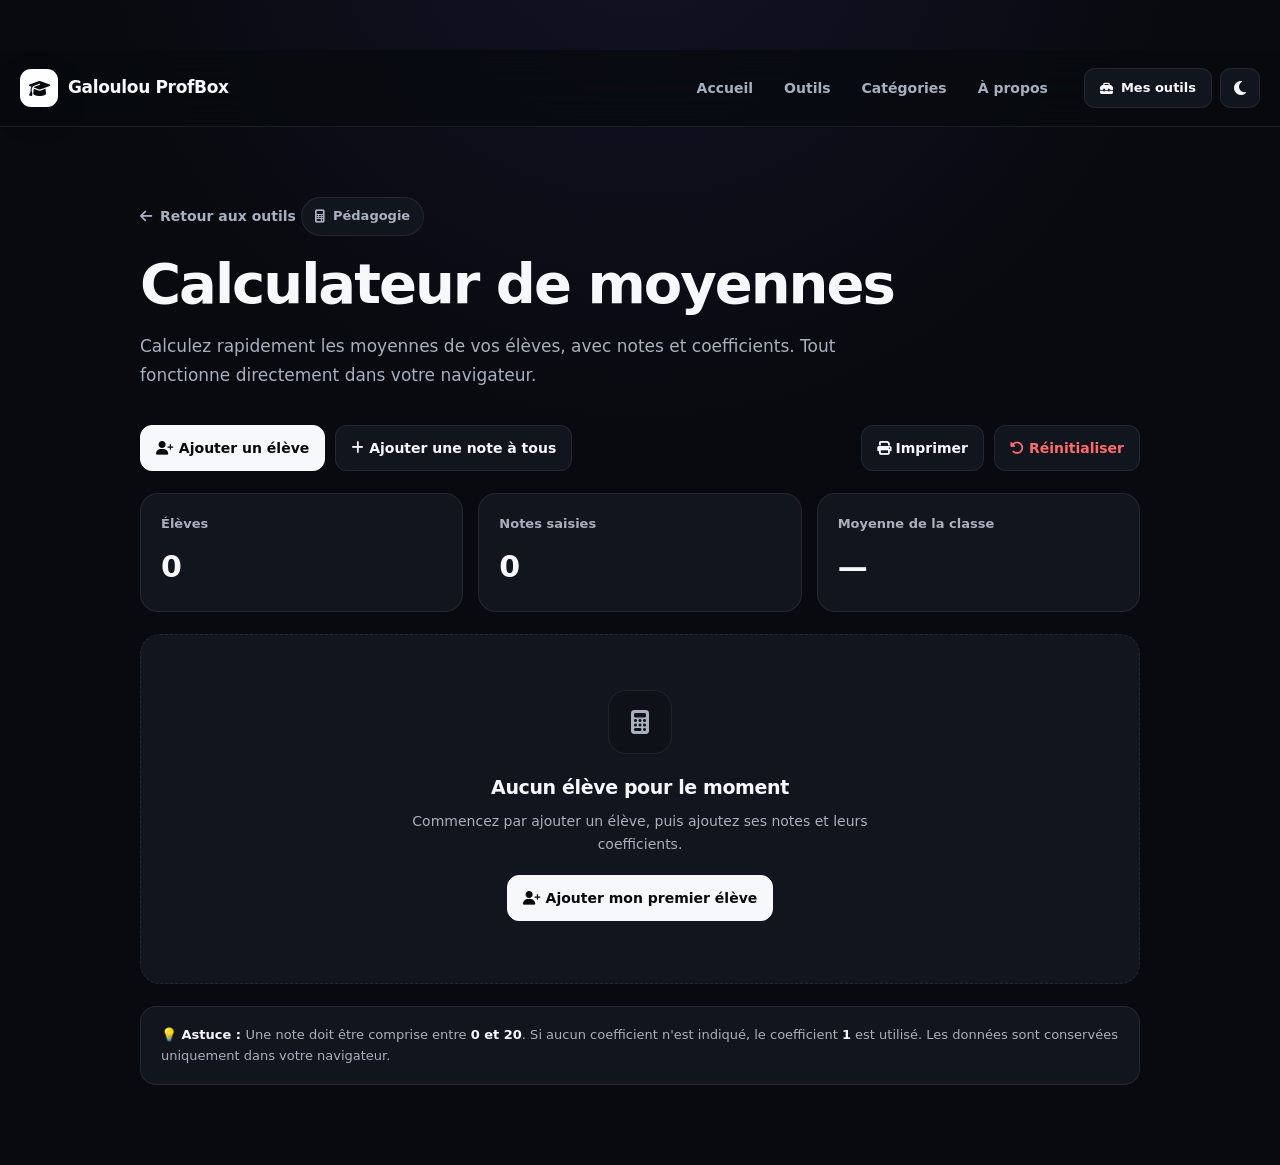
<file: index.html>
<!DOCTYPE html>
<html lang="fr">
<head>
    <meta charset="UTF-8">
    <meta name="viewport" content="width=device-width, initial-scale=1.0">

    <title>Calculateur de moyennes — Galoulou ProfBox</title>

    <meta
        name="description"
        content="Calculateur de moyennes pour enseignants — Galoulou ProfBox"
    >

    <link rel="stylesheet" href="../style.css">

    <link
        rel="stylesheet"
        href="https://cdnjs.cloudflare.com/ajax/libs/font-awesome/6.5.2/css/all.min.css"
    >

    <style>
        /* =========================================================
           PAGE CALCULATEUR DE MOYENNES
        ========================================================= */

        .tool-page {
            min-height: 100vh;
            padding-bottom: 80px;
        }

        .tool-page-header {
            padding: 70px 0 35px;
        }

        .tool-page-header-inner {
            max-width: 1000px;
            margin: 0 auto;
        }

        .back-link {
            display: inline-flex;
            align-items: center;
            gap: 8px;
            margin-bottom: 28px;
            color: var(--text-secondary);
            text-decoration: none;
            font-size: 14px;
            font-weight: 600;
            transition: 0.2s ease;
        }

        .back-link:hover {
            color: var(--text);
            transform: translateX(-3px);
        }

        .tool-page-badge {
            display: inline-flex;
            align-items: center;
            gap: 8px;
            padding: 8px 13px;
            border: 1px solid var(--border);
            background: var(--card);
            border-radius: 999px;
            color: var(--text-secondary);
            font-size: 13px;
            font-weight: 700;
            margin-bottom: 18px;
        }

        .tool-page-title {
            margin: 0;
            font-size: clamp(34px, 5vw, 56px);
            line-height: 1.05;
            letter-spacing: -2px;
            color: var(--text);
        }

        .tool-page-description {
            max-width: 700px;
            margin: 18px 0 0;
            color: var(--text-secondary);
            font-size: 17px;
            line-height: 1.7;
        }

        /* =========================================================
           TOOLBAR
        ========================================================= */

        .average-toolbar {
            max-width: 1000px;
            margin: 0 auto 22px;
            display: flex;
            justify-content: space-between;
            align-items: center;
            gap: 15px;
            flex-wrap: wrap;
        }

        .toolbar-left,
        .toolbar-right {
            display: flex;
            align-items: center;
            gap: 10px;
            flex-wrap: wrap;
        }

        .average-button {
            border: 1px solid var(--border);
            background: var(--card);
            color: var(--text);
            border-radius: 12px;
            padding: 11px 15px;
            font-family: inherit;
            font-size: 14px;
            font-weight: 700;
            cursor: pointer;
            transition:
                transform 0.2s ease,
                background 0.2s ease,
                border-color 0.2s ease;
        }

        .average-button:hover {
            transform: translateY(-2px);
            background: var(--card-hover);
        }

        .average-button.primary {
            background: var(--text);
            color: var(--bg);
            border-color: var(--text);
        }

        .average-button.danger {
            color: #ff6b6b;
        }

        /* =========================================================
           CLASS CARD
        ========================================================= */

        .average-container {
            max-width: 1000px;
            margin: 0 auto;
        }

        .class-summary {
            display: grid;
            grid-template-columns: repeat(3, 1fr);
            gap: 15px;
            margin-bottom: 22px;
        }

        .summary-card {
            background: var(--card);
            border: 1px solid var(--border);
            border-radius: 18px;
            padding: 20px;
        }

        .summary-label {
            color: var(--text-secondary);
            font-size: 13px;
            font-weight: 700;
            margin-bottom: 8px;
        }

        .summary-value {
            color: var(--text);
            font-size: 30px;
            font-weight: 800;
            letter-spacing: -1px;
        }

        /* =========================================================
           STUDENTS
        ========================================================= */

        .students-list {
            display: flex;
            flex-direction: column;
            gap: 16px;
        }

        .student-card {
            background: var(--card);
            border: 1px solid var(--border);
            border-radius: 20px;
            padding: 20px;
            transition:
                border-color 0.2s ease,
                transform 0.2s ease;
        }

        .student-card:hover {
            border-color: rgba(128, 128, 128, 0.35);
        }

        .student-header {
            display: flex;
            align-items: center;
            justify-content: space-between;
            gap: 15px;
            margin-bottom: 18px;
        }

        .student-name-wrapper {
            display: flex;
            align-items: center;
            gap: 12px;
            min-width: 0;
            flex: 1;
        }

        .student-number {
            width: 38px;
            height: 38px;
            flex: 0 0 38px;
            border-radius: 12px;
            display: flex;
            align-items: center;
            justify-content: center;
            background: var(--bg-secondary);
            border: 1px solid var(--border);
            color: var(--text-secondary);
            font-size: 13px;
            font-weight: 800;
        }

        .student-name {
            width: 100%;
            max-width: 400px;
            border: 1px solid var(--border);
            background: var(--bg-secondary);
            color: var(--text);
            border-radius: 11px;
            padding: 11px 13px;
            outline: none;
            font-family: inherit;
            font-size: 15px;
            font-weight: 650;
        }

        .student-name:focus,
        .grade-input:focus,
        .coefficient-input:focus {
            border-color: var(--text-secondary);
        }

        .student-average {
            min-width: 100px;
            text-align: right;
        }

        .student-average-label {
            color: var(--text-secondary);
            font-size: 11px;
            font-weight: 700;
            text-transform: uppercase;
            letter-spacing: 0.5px;
        }

        .student-average-value {
            color: var(--text);
            font-size: 24px;
            font-weight: 850;
        }

        .delete-student {
            width: 38px;
            height: 38px;
            border-radius: 11px;
            border: 1px solid var(--border);
            background: transparent;
            color: var(--text-secondary);
            cursor: pointer;
            transition: 0.2s ease;
        }

        .delete-student:hover {
            color: #ff6b6b;
            border-color: rgba(255, 107, 107, 0.35);
            background: rgba(255, 107, 107, 0.06);
        }

        /* =========================================================
           GRADES
        ========================================================= */

        .grades-wrapper {
            border-top: 1px solid var(--border);
            padding-top: 16px;
        }

        .grades-title {
            display: flex;
            justify-content: space-between;
            align-items: center;
            gap: 12px;
            margin-bottom: 12px;
        }

        .grades-title span {
            color: var(--text-secondary);
            font-size: 13px;
            font-weight: 750;
        }

        .add-grade-button {
            border: 0;
            background: transparent;
            color: var(--text);
            cursor: pointer;
            font-family: inherit;
            font-size: 13px;
            font-weight: 750;
            padding: 6px 0;
        }

        .add-grade-button:hover {
            text-decoration: underline;
        }

        .grades-list {
            display: flex;
            flex-direction: column;
            gap: 9px;
        }

        .grade-row {
            display: grid;
            grid-template-columns: minmax(150px, 1fr) 130px 120px 40px;
            gap: 9px;
            align-items: center;
        }

        .grade-input,
        .coefficient-input {
            width: 100%;
            box-sizing: border-box;
            border: 1px solid var(--border);
            background: var(--bg-secondary);
            color: var(--text);
            border-radius: 10px;
            padding: 10px 11px;
            outline: none;
            font-family: inherit;
            font-size: 14px;
        }

        .grade-input::placeholder,
        .coefficient-input::placeholder,
        .student-name::placeholder {
            color: var(--text-secondary);
            opacity: 0.7;
        }

        .grade-delete {
            width: 40px;
            height: 40px;
            border-radius: 10px;
            border: 1px solid var(--border);
            background: transparent;
            color: var(--text-secondary);
            cursor: pointer;
            transition: 0.2s ease;
        }

        .grade-delete:hover {
            color: #ff6b6b;
            background: rgba(255, 107, 107, 0.06);
        }

        .grade-error {
            grid-column: 1 / -1;
            color: #ff6b6b;
            font-size: 12px;
            display: none;
        }

        .grade-error.visible {
            display: block;
        }

        /* =========================================================
           EMPTY STATE
        ========================================================= */

        .empty-state {
            background: var(--card);
            border: 1px dashed var(--border);
            border-radius: 20px;
            padding: 55px 25px;
            text-align: center;
        }

        .empty-icon {
            width: 64px;
            height: 64px;
            margin: 0 auto 18px;
            border-radius: 18px;
            background: var(--bg-secondary);
            border: 1px solid var(--border);
            display: flex;
            align-items: center;
            justify-content: center;
            color: var(--text-secondary);
            font-size: 24px;
        }

        .empty-state h3 {
            margin: 0 0 8px;
            color: var(--text);
            font-size: 19px;
        }

        .empty-state p {
            max-width: 500px;
            margin: 0 auto 20px;
            color: var(--text-secondary);
            line-height: 1.6;
            font-size: 14px;
        }

        /* =========================================================
           HELP
        ========================================================= */

        .average-help {
            max-width: 1000px;
            margin: 22px auto 0;
            padding: 18px 20px;
            background: var(--card);
            border: 1px solid var(--border);
            border-radius: 16px;
            color: var(--text-secondary);
            font-size: 13px;
            line-height: 1.6;
        }

        .average-help strong {
            color: var(--text);
        }

        /* =========================================================
           RESPONSIVE
        ========================================================= */

        @media (max-width: 750px) {
            .tool-page-header {
                padding-top: 45px;
            }

            .class-summary {
                grid-template-columns: 1fr;
            }

            .grade-row {
                grid-template-columns: 1fr 1fr 1fr 40px;
            }

            .student-header {
                align-items: flex-start;
            }

            .student-average {
                min-width: 80px;
            }
        }

        @media (max-width: 560px) {
            .tool-page-title {
                letter-spacing: -1px;
            }

            .tool-page-description {
                font-size: 15px;
            }

            .average-toolbar {
                align-items: stretch;
            }

            .toolbar-left,
            .toolbar-right {
                width: 100%;
            }

            .average-button {
                flex: 1;
            }

            .student-header {
                flex-wrap: wrap;
            }

            .student-name-wrapper {
                width: calc(100% - 50px);
            }

            .student-name {
                max-width: none;
            }

            .student-average {
                margin-left: 50px;
                text-align: left;
            }

            .grade-row {
                grid-template-columns: 1fr 1fr 40px;
            }

            .grade-row .grade-value-wrapper {
                grid-column: 1;
            }

            .grade-row .coefficient-wrapper {
                grid-column: 2;
            }
        }

        @media print {
            .navbar,
            .back-link,
            .average-toolbar,
            .average-help,
            .delete-student,
            .grade-delete,
            .add-grade-button {
                display: none !important;
            }

            .tool-page-header {
                padding-top: 20px;
            }

            .student-card,
            .summary-card {
                break-inside: avoid;
                border: 1px solid #ccc;
                background: white;
                color: black;
            }

            body {
                background: white !important;
            }

            * {
                color: black !important;
            }
        }
    </style>
</head>

<body>

    <div class="tool-page">

        <!-- =====================================================
             NAVBAR
        ====================================================== -->

        <nav class="navbar">
            <div class="container navbar-inner">

                <a href="../index.html" class="logo">
                    <span class="logo-icon">
                        <i class="fa-solid fa-graduation-cap"></i>
                    </span>

                    <span>Galoulou ProfBox</span>
                </a>

                <div class="nav-links">
                    <a href="../index.html">Accueil</a>
                    <a href="../index.html#tools">Outils</a>
                    <a href="../index.html#categories">Catégories</a>
                    <a href="../index.html#about">À propos</a>
                </div>

                <div class="nav-actions">

                    <a
                        href="../index.html#tools"
                        class="nav-button"
                    >
                        <i class="fa-solid fa-toolbox"></i>
                        Mes outils
                    </a>

                    <button
                        class="theme-toggle"
                        id="themeToggle"
                        type="button"
                        aria-label="Changer de thème"
                    >
                        <i class="fa-solid fa-moon"></i>
                    </button>

                    <button
                        class="mobile-menu-button"
                        id="mobileMenuButton"
                        type="button"
                        aria-label="Ouvrir le menu"
                    >
                        <i class="fa-solid fa-bars"></i>
                    </button>

                </div>
            </div>

            <div
                class="mobile-menu"
                id="mobileMenu"
            >
                <a href="../index.html">Accueil</a>
                <a href="../index.html#tools">Outils</a>
                <a href="../index.html#categories">Catégories</a>
                <a href="../index.html#about">À propos</a>
            </div>
        </nav>


        <!-- =====================================================
             HEADER
        ====================================================== -->

        <header class="tool-page-header">
            <div class="container tool-page-header-inner">

                <a
                    href="../index.html#tools"
                    class="back-link"
                >
                    <i class="fa-solid fa-arrow-left"></i>
                    Retour aux outils
                </a>

                <div class="tool-page-badge">
                    <i class="fa-solid fa-calculator"></i>
                    Pédagogie
                </div>

                <h1 class="tool-page-title">
                    Calculateur de moyennes
                </h1>

                <p class="tool-page-description">
                    Calculez rapidement les moyennes de vos élèves,
                    avec notes et coefficients. Tout fonctionne directement
                    dans votre navigateur.
                </p>

            </div>
        </header>


        <!-- =====================================================
             TOOLBAR
        ====================================================== -->

        <main class="average-container">

            <div class="average-toolbar">

                <div class="toolbar-left">

                    <button
                        class="average-button primary"
                        id="addStudentButton"
                        type="button"
                    >
                        <i class="fa-solid fa-user-plus"></i>
                        Ajouter un élève
                    </button>

                    <button
                        class="average-button"
                        id="addGradeToAllButton"
                        type="button"
                    >
                        <i class="fa-solid fa-plus"></i>
                        Ajouter une note à tous
                    </button>

                </div>

                <div class="toolbar-right">

                    <button
                        class="average-button"
                        id="printButton"
                        type="button"
                    >
                        <i class="fa-solid fa-print"></i>
                        Imprimer
                    </button>

                    <button
                        class="average-button danger"
                        id="resetButton"
                        type="button"
                    >
                        <i class="fa-solid fa-rotate-left"></i>
                        Réinitialiser
                    </button>

                </div>

            </div>


            <!-- =================================================
                 SUMMARY
            ================================================== -->

            <section class="class-summary">

                <div class="summary-card">
                    <div class="summary-label">
                        Élèves
                    </div>

                    <div
                        class="summary-value"
                        id="studentCount"
                    >
                        0
                    </div>
                </div>

                <div class="summary-card">
                    <div class="summary-label">
                        Notes saisies
                    </div>

                    <div
                        class="summary-value"
                        id="gradeCount"
                    >
                        0
                    </div>
                </div>

                <div class="summary-card">
                    <div class="summary-label">
                        Moyenne de la classe
                    </div>

                    <div
                        class="summary-value"
                        id="classAverage"
                    >
                        —
                    </div>
                </div>

            </section>


            <!-- =================================================
                 STUDENTS
            ================================================== -->

            <section
                class="students-list"
                id="studentsList"
            >
            </section>


            <!-- =================================================
                 EMPTY STATE
            ================================================== -->

            <section
                class="empty-state"
                id="emptyState"
            >

                <div class="empty-icon">
                    <i class="fa-solid fa-calculator"></i>
                </div>

                <h3>
                    Aucun élève pour le moment
                </h3>

                <p>
                    Commencez par ajouter un élève, puis ajoutez ses notes
                    et leurs coefficients.
                </p>

                <button
                    class="average-button primary"
                    id="emptyAddStudentButton"
                    type="button"
                >
                    <i class="fa-solid fa-user-plus"></i>
                    Ajouter mon premier élève
                </button>

            </section>

        </main>


        <!-- =====================================================
             HELP
        ====================================================== -->

        <div class="container">

            <div class="average-help">

                <strong>
                    💡 Astuce :
                </strong>

                Une note doit être comprise entre
                <strong>0 et 20</strong>.
                Si aucun coefficient n'est indiqué,
                le coefficient <strong>1</strong> est utilisé.
                Les données sont conservées uniquement dans votre navigateur.

            </div>

        </div>

    </div>


    <!-- =========================================================
         JAVASCRIPT
    ========================================================== -->

    <script>

        /* =====================================================
           ÉTAT
        ====================================================== */

        let students = [];

        const STORAGE_KEY = "profbox_average_students";


        /* =====================================================
           DOM
        ====================================================== */

        const studentsList =
            document.getElementById("studentsList");

        const emptyState =
            document.getElementById("emptyState");

        const studentCount =
            document.getElementById("studentCount");

        const gradeCount =
            document.getElementById("gradeCount");

        const classAverage =
            document.getElementById("classAverage");

        const addStudentButton =
            document.getElementById("addStudentButton");

        const emptyAddStudentButton =
            document.getElementById("emptyAddStudentButton");

        const addGradeToAllButton =
            document.getElementById("addGradeToAllButton");

        const printButton =
            document.getElementById("printButton");

        const resetButton =
            document.getElementById("resetButton");


        /* =====================================================
           UTILITAIRES
        ====================================================== */

        function createId() {

            return Date.now().toString(36) +
                Math.random().toString(36).substring(2);

        }


        function formatAverage(value) {

            if (
                value === null ||
                value === undefined ||
                Number.isNaN(value)
            ) {
                return "—";
            }

            return value
                .toFixed(2)
                .replace(".", ",");

        }


        function saveData() {

            localStorage.setItem(
                STORAGE_KEY,
                JSON.stringify(students)
            );

        }


        function loadData() {

            try {

                const saved =
                    localStorage.getItem(STORAGE_KEY);

                if (!saved) {
                    return;
                }

                const parsed =
                    JSON.parse(saved);

                if (Array.isArray(parsed)) {

                    students = parsed;

                }

            } catch (error) {

                console.error(
                    "Impossible de charger les données.",
                    error
                );

            }

        }


        /* =====================================================
           CALCULS
        ====================================================== */

        function calculateStudentAverage(student) {

            const validGrades =
                student.grades.filter(
                    grade =>
                        typeof grade.value === "number" &&
                        !Number.isNaN(grade.value) &&
                        grade.value >= 0 &&
                        grade.value <= 20
                );

            if (validGrades.length === 0) {
                return null;
            }

            let total = 0;
            let totalCoefficient = 0;

            validGrades.forEach(grade => {

                const coefficient =
                    Number(grade.coefficient) > 0
                        ? Number(grade.coefficient)
                        : 1;

                total +=
                    grade.value * coefficient;

                totalCoefficient +=
                    coefficient;

            });

            if (totalCoefficient === 0) {
                return null;
            }

            return total / totalCoefficient;

        }


        function calculateClassAverage() {

            const averages =
                students
                    .map(calculateStudentAverage)
                    .filter(
                        average =>
                            average !== null &&
                            !Number.isNaN(average)
                    );

            if (averages.length === 0) {
                return null;
            }

            const total =
                averages.reduce(
                    (sum, value) => sum + value,
                    0
                );

            return total / averages.length;

        }


        /* =====================================================
           AJOUT ÉLÈVE
        ====================================================== */

        function addStudent() {

            const student = {

                id: createId(),

                name:
                    `Élève ${students.length + 1}`,

                grades: [

                    {
                        id: createId(),
                        name: "Note 1",
                        value: null,
                        coefficient: 1
                    }

                ]

            };

            students.push(student);

            saveData();

            render();

            setTimeout(() => {

                const input =
                    document.querySelector(
                        `[data-student-name="${student.id}"]`
                    );

                if (input) {

                    input.focus();

                    input.select();

                }

            }, 50);

        }


        /* =====================================================
           SUPPRESSION ÉLÈVE
        ====================================================== */

        function deleteStudent(studentId) {

            const student =
                students.find(
                    item => item.id === studentId
                );

            if (!student) {
                return;
            }

            const confirmed =
                confirm(
                    `Supprimer ${student.name} ?`
                );

            if (!confirmed) {
                return;
            }

            students =
                students.filter(
                    item => item.id !== studentId
                );

            saveData();

            render();

        }


        /* =====================================================
           AJOUT NOTE
        ====================================================== */

        function addGrade(studentId) {

            const student =
                students.find(
                    item => item.id === studentId
                );

            if (!student) {
                return;
            }

            student.grades.push({

                id: createId(),

                name:
                    `Note ${student.grades.length + 1}`,

                value: null,

                coefficient: 1

            });

            saveData();

            render();

        }


        function addGradeToAll() {

            if (students.length === 0) {

                addStudent();

                return;

            }

            students.forEach(student => {

                student.grades.push({

                    id: createId(),

                    name:
                        `Note ${student.grades.length + 1}`,

                    value: null,

                    coefficient: 1

                });

            });

            saveData();

            render();

        }


        /* =====================================================
           SUPPRESSION NOTE
        ====================================================== */

        function deleteGrade(
            studentId,
            gradeId
        ) {

            const student =
                students.find(
                    item => item.id === studentId
                );

            if (!student) {
                return;
            }

            if (student.grades.length <= 1) {

                alert(
                    "Un élève doit conserver au moins une ligne de note."
                );

                return;

            }

            student.grades =
                student.grades.filter(
                    grade => grade.id !== gradeId
                );

            saveData();

            render();

        }


        /* =====================================================
           MISE À JOUR NOM
        ====================================================== */

        function updateStudentName(
            studentId,
            value
        ) {

            const student =
                students.find(
                    item => item.id === studentId
                );

            if (!student) {
                return;
            }

            student.name =
                value.trim() ||
                "Élève sans nom";

            saveData();

        }


        /* =====================================================
           MISE À JOUR NOTE
        ====================================================== */

        function updateGradeValue(
            studentId,
            gradeId,
            value
        ) {

            const student =
                students.find(
                    item => item.id === studentId
                );

            if (!student) {
                return;
            }

            const grade =
                student.grades.find(
                    item => item.id === gradeId
                );

            if (!grade) {
                return;
            }

            if (value === "") {

                grade.value = null;

            } else {

                const number =
                    Number(
                        value.replace(",", ".")
                    );

                grade.value =
                    Number.isFinite(number)
                        ? number
                        : null;

            }

            saveData();

            updateCalculatedValues();

        }


        /* =====================================================
           MISE À JOUR COEFFICIENT
        ====================================================== */

        function updateGradeCoefficient(
            studentId,
            gradeId,
            value
        ) {

            const student =
                students.find(
                    item => item.id === studentId
                );

            if (!student) {
                return;
            }

            const grade =
                student.grades.find(
                    item => item.id === gradeId
                );

            if (!grade) {
                return;
            }

            const coefficient =
                Number(
                    value.replace(",", ".")
                );

            if (
                Number.isFinite(coefficient) &&
                coefficient > 0
            ) {

                grade.coefficient =
                    coefficient;

            } else {

                grade.coefficient = 1;

            }

            saveData();

            updateCalculatedValues();

        }


        /* =====================================================
           RENDU
        ====================================================== */

        function render() {

            studentsList.innerHTML = "";

            if (students.length === 0) {

                emptyState.style.display =
                    "block";

            } else {

                emptyState.style.display =
                    "none";

            }

            students.forEach(
                (student, studentIndex) => {

                    studentsList.appendChild(
                        createStudentElement(
                            student,
                            studentIndex
                        )
                    );

                }
            );

            updateCalculatedValues();

        }


        function createStudentElement(
            student,
            studentIndex
        ) {

            const card =
                document.createElement("article");

            card.className =
                "student-card";

            const average =
                calculateStudentAverage(student);

            card.innerHTML = `

                <div class="student-header">

                    <div class="student-name-wrapper">

                        <div class="student-number">
                            ${studentIndex + 1}
                        </div>

                        <input
                            class="student-name"
                            type="text"
                            value="${escapeHtml(student.name)}"
                            placeholder="Nom de l'élève"
                            data-student-name="${student.id}"
                            aria-label="Nom de l'élève"
                        >

                    </div>

                    <div class="student-average">

                        <div class="student-average-label">
                            Moyenne
                        </div>

                        <div
                            class="student-average-value"
                            data-student-average="${student.id}"
                        >
                            ${formatAverage(average)}
                        </div>

                    </div>

                    <button
                        class="delete-student"
                        type="button"
                        data-delete-student="${student.id}"
                        aria-label="Supprimer l'élève"
                    >
                        <i class="fa-solid fa-trash"></i>
                    </button>

                </div>

                <div class="grades-wrapper">

                    <div class="grades-title">

                        <span>
                            Notes
                        </span>

                        <button
                            class="add-grade-button"
                            type="button"
                            data-add-grade="${student.id}"
                        >
                            <i class="fa-solid fa-plus"></i>
                            Ajouter une note
                        </button>

                    </div>

                    <div class="grades-list">

                        ${student.grades.map(
                            grade =>
                                createGradeHtml(
                                    student,
                                    grade
                                )
                        ).join("")}

                    </div>

                </div>

            `;

            return card;

        }


        function createGradeHtml(
            student,
            grade
        ) {

            const value =
                grade.value === null ||
                grade.value === undefined
                    ? ""
                    : grade.value;

            const coefficient =
                grade.coefficient || 1;

            return `

                <div
                    class="grade-row"
                    data-grade-row="${grade.id}"
                >

                    <input
                        class="grade-input"
                        type="text"
                        inputmode="decimal"
                        value="${escapeHtml(String(value))}"
                        placeholder="Note /20"
                        data-grade-value="${student.id}|${grade.id}"
                        aria-label="Note"
                    >

                    <input
                        class="coefficient-input"
                        type="text"
                        inputmode="decimal"
                        value="${escapeHtml(String(coefficient))}"
                        placeholder="Coefficient"
                        data-grade-coefficient="${student.id}|${grade.id}"
                        aria-label="Coefficient"
                    >

                    <input
                        class="grade-input"
                        type="text"
                        value="${escapeHtml(grade.name || "")}"
                        placeholder="Nom de l'évaluation"
                        data-grade-name="${student.id}|${grade.id}"
                        aria-label="Nom de l'évaluation"
                    >

                    <button
                        class="grade-delete"
                        type="button"
                        data-delete-grade="${student.id}|${grade.id}"
                        aria-label="Supprimer la note"
                    >
                        <i class="fa-solid fa-xmark"></i>
                    </button>

                    <div
                        class="grade-error"
                        data-grade-error="${student.id}|${grade.id}"
                    >
                        La note doit être comprise entre 0 et 20.
                    </div>

                </div>

            `;

        }


        /* =====================================================
           ÉCHAPPEMENT HTML
        ====================================================== */

        function escapeHtml(value) {

            return String(value)
                .replace(/&/g, "&amp;")
                .replace(/</g, "&lt;")
                .replace(/>/g, "&gt;")
                .replace(/"/g, "&quot;")
                .replace(/'/g, "&#039;");

        }


        /* =====================================================
           CALCULS VISUELS
        ====================================================== */

        function updateCalculatedValues() {

            studentCount.textContent =
                students.length;

            const totalGrades =
                students.reduce(
                    (total, student) =>
                        total + student.grades.length,
                    0
                );

            gradeCount.textContent =
                totalGrades;

            const average =
                calculateClassAverage();

            classAverage.textContent =
                formatAverage(average);

            students.forEach(student => {

                const element =
                    document.querySelector(
                        `[data-student-average="${student.id}"]`
                    );

                if (element) {

                    element.textContent =
                        formatAverage(
                            calculateStudentAverage(student)
                        );

                }

            });

        }


        /* =====================================================
           ÉVÉNEMENTS DÉLÉGUÉS
        ====================================================== */

        studentsList.addEventListener(
            "input",
            event => {

                const target =
                    event.target;

                if (
                    target.matches(
                        "[data-student-name]"
                    )
                ) {

                    updateStudentName(
                        target.dataset.studentName,
                        target.value
                    );

                    return;

                }


                if (
                    target.matches(
                        "[data-grade-value]"
                    )
                ) {

                    const [
                        studentId,
                        gradeId
                    ] =
                        target.dataset.gradeValue.split("|");

                    const value =
                        target.value;

                    const numeric =
                        Number(
                            value.replace(",", ".")
                        );

                    const error =
                        document.querySelector(
                            `[data-grade-error="${studentId}|${gradeId}"]`
                        );

                    if (
                        value !== "" &&
                        (
                            !Number.isFinite(numeric) ||
                            numeric < 0 ||
                            numeric > 20
                        )
                    ) {

                        if (error) {
                            error.classList.add("visible");
                        }

                    } else {

                        if (error) {
                            error.classList.remove("visible");
                        }

                    }

                    updateGradeValue(
                        studentId,
                        gradeId,
                        value
                    );

                    return;

                }


                if (
                    target.matches(
                        "[data-grade-coefficient]"
                    )
                ) {

                    const [
                        studentId,
                        gradeId
                    ] =
                        target.dataset.gradeCoefficient.split("|");

                    updateGradeCoefficient(
                        studentId,
                        gradeId,
                        target.value
                    );

                    return;

                }


                if (
                    target.matches(
                        "[data-grade-name]"
                    )
                ) {

                    const [
                        studentId,
                        gradeId
                    ] =
                        target.dataset.gradeName.split("|");

                    const student =
                        students.find(
                            item =>
                                item.id === studentId
                        );

                    if (!student) {
                        return;
                    }

                    const grade =
                        student.grades.find(
                            item =>
                                item.id === gradeId
                        );

                    if (!grade) {
                        return;
                    }

                    grade.name =
                        target.value;

                    saveData();

                }

            }
        );


        studentsList.addEventListener(
            "click",
            event => {

                const deleteStudentButton =
                    event.target.closest(
                        "[data-delete-student]"
                    );

                if (deleteStudentButton) {

                    deleteStudent(
                        deleteStudentButton.dataset.deleteStudent
                    );

                    return;

                }


                const addGradeButton =
                    event.target.closest(
                        "[data-add-grade]"
                    );

                if (addGradeButton) {

                    addGrade(
                        addGradeButton.dataset.addGrade
                    );

                    return;

                }


                const deleteGradeButton =
                    event.target.closest(
                        "[data-delete-grade]"
                    );

                if (deleteGradeButton) {

                    const [
                        studentId,
                        gradeId
                    ] =
                        deleteGradeButton
                            .dataset
                            .deleteGrade
                            .split("|");

                    deleteGrade(
                        studentId,
                        gradeId
                    );

                }

            }
        );


        /* =====================================================
           BOUTONS
        ====================================================== */

        addStudentButton.addEventListener(
            "click",
            addStudent
        );

        emptyAddStudentButton.addEventListener(
            "click",
            addStudent
        );

        addGradeToAllButton.addEventListener(
            "click",
            addGradeToAll
        );

        printButton.addEventListener(
            "click",
            () => {
                window.print();
            }
        );


        resetButton.addEventListener(
            "click",
            () => {

                const confirmed =
                    confirm(
                        "Voulez-vous vraiment supprimer tous les élèves et toutes leurs notes ?"
                    );

                if (!confirmed) {
                    return;
                }

                students = [];

                saveData();

                render();

            }
        );


        /* =====================================================
           THÈME
        ====================================================== */

        const themeToggle =
            document.getElementById(
                "themeToggle"
            );

        function updateThemeIcon() {

            if (!themeToggle) {
                return;
            }

            const icon =
                themeToggle.querySelector("i");

            if (!icon) {
                return;
            }

            if (
                document.body.classList.contains(
                    "light-mode"
                )
            ) {

                icon.className =
                    "fa-solid fa-sun";

            } else {

                icon.className =
                    "fa-solid fa-moon";

            }

        }


        function loadTheme() {

            const savedTheme =
                localStorage.getItem(
                    "profbox_theme"
                );

            if (savedTheme === "light") {

                document.body.classList.add(
                    "light-mode"
                );

            }

            updateThemeIcon();

        }


        if (themeToggle) {

            themeToggle.addEventListener(
                "click",
                () => {

                    document.body.classList.toggle(
                        "light-mode"
                    );

                    const isLight =
                        document.body.classList.contains(
                            "light-mode"
                        );

                    localStorage.setItem(
                        "profbox_theme",
                        isLight
                            ? "light"
                            : "dark"
                    );

                    updateThemeIcon();

                }
            );

        }


        /* =====================================================
           MENU MOBILE
        ====================================================== */

        const mobileMenuButton =
            document.getElementById(
                "mobileMenuButton"
            );

        const mobileMenu =
            document.getElementById(
                "mobileMenu"
            );


        if (
            mobileMenuButton &&
            mobileMenu
        ) {

            mobileMenuButton.addEventListener(
                "click",
                () => {

                    mobileMenu.classList.toggle(
                        "active"
                    );

                    const icon =
                        mobileMenuButton.querySelector(
                            "i"
                        );

                    if (
                        mobileMenu.classList.contains(
                            "active"
                        )
                    ) {

                        icon.className =
                            "fa-solid fa-xmark";

                    } else {

                        icon.className =
                            "fa-solid fa-bars";

                    }

                }
            );

        }


        /* =====================================================
           RACCOURCIS
        ====================================================== */

        document.addEventListener(
            "keydown",
            event => {

                if (
                    event.ctrlKey &&
                    event.key.toLowerCase() === "s"
                ) {

                    event.preventDefault();

                    saveData();

                }

            }
        );


        /* =====================================================
           INITIALISATION
        ====================================================== */

        loadTheme();

        loadData();

        render();

    </script>

</body>
</html>
</file>
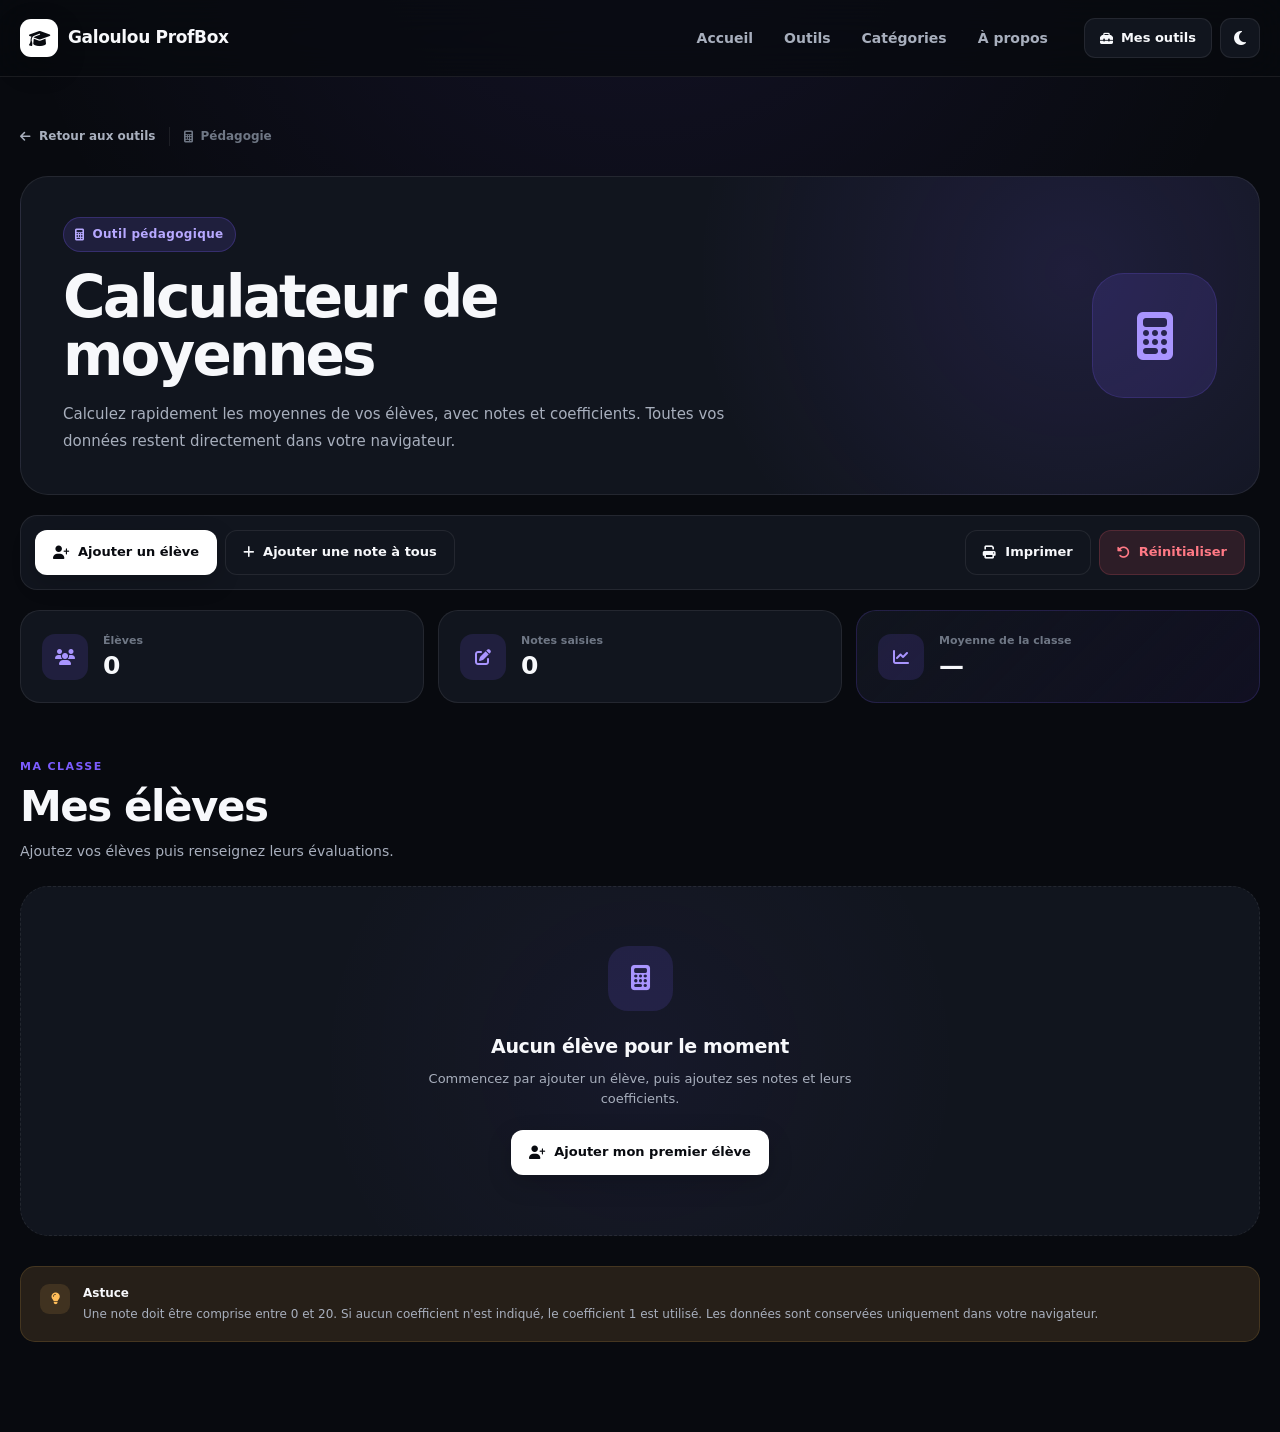
<file: tools/average.html>
<!DOCTYPE html>
<html lang="fr">
<head>
    <meta charset="UTF-8">
    <meta name="viewport" content="width=device-width, initial-scale=1.0">

    <title>Calculateur de moyennes — Galoulou ProfBox</title>

    <meta
        name="description"
        content="Calculez facilement les moyennes de vos élèves avec Galoulou ProfBox."
    >

    <!-- Le fichier est dans /tools/, donc ../ permet de revenir à la racine -->
    <link rel="stylesheet" href="../style.css">

    <!-- Font Awesome -->
    <link
        rel="stylesheet"
        href="https://cdnjs.cloudflare.com/ajax/libs/font-awesome/6.5.2/css/all.min.css"
    >
</head>

<body>

    <!-- =========================================================
         NAVBAR
    ========================================================== -->

    <header class="navbar">

        <div class="container navbar-inner">

            <a href="../index.html" class="logo">
                <span class="logo-icon">
                    <i class="fa-solid fa-graduation-cap"></i>
                </span>

                <span>
                    Galoulou <strong>ProfBox</strong>
                </span>
            </a>

            <nav class="nav-links">

                <a href="../index.html">
                    Accueil
                </a>

                <a href="../index.html#tools">
                    Outils
                </a>

                <a href="../index.html#categories">
                    Catégories
                </a>

                <a href="../index.html#about">
                    À propos
                </a>

            </nav>

            <div class="nav-actions">

                <a href="../index.html#tools" class="nav-button">
                    <i class="fa-solid fa-toolbox"></i>
                    Mes outils
                </a>

                <button
                    id="themeToggle"
                    class="theme-toggle"
                    type="button"
                    aria-label="Changer de thème"
                >
                    <i class="fa-solid fa-moon"></i>
                </button>

                <button
                    id="mobileMenuButton"
                    class="mobile-menu-button"
                    type="button"
                    aria-label="Ouvrir le menu"
                >
                    <i class="fa-solid fa-bars"></i>
                </button>

            </div>

        </div>

        <div id="mobileMenu" class="mobile-menu">

            <a href="../index.html">
                Accueil
            </a>

            <a href="../index.html#tools">
                Outils
            </a>

            <a href="../index.html#categories">
                Catégories
            </a>

            <a href="../index.html#about">
                À propos
            </a>

        </div>

    </header>


    <!-- =========================================================
         CONTENU
    ========================================================== -->

    <main class="tool-page">

        <div class="container">


            <!-- Retour -->

            <div class="tool-page-top">

                <a
                    href="../index.html#tools"
                    class="back-link"
                >
                    <i class="fa-solid fa-arrow-left"></i>

                    Retour aux outils
                </a>

                <span class="tool-breadcrumb">
                    <i class="fa-solid fa-calculator"></i>

                    Pédagogie
                </span>

            </div>


            <!-- =================================================
                 HERO DE L'OUTIL
            ================================================== -->

            <section class="tool-hero">

                <div class="tool-hero-content">

                    <div class="tool-badge">
                        <i class="fa-solid fa-calculator"></i>

                        Outil pédagogique
                    </div>

                    <h1>
                        Calculateur de moyennes
                    </h1>

                    <p>
                        Calculez rapidement les moyennes de vos élèves,
                        avec notes et coefficients.
                        Toutes vos données restent directement dans votre navigateur.
                    </p>

                </div>

                <div class="tool-hero-icon">

                    <i class="fa-solid fa-calculator"></i>

                </div>

            </section>


            <!-- =================================================
                 BARRE D'ACTIONS
            ================================================== -->

            <section class="tool-toolbar">

                <div class="toolbar-left">

                    <button
                        id="addStudentBtn"
                        class="btn btn-primary"
                        type="button"
                    >
                        <i class="fa-solid fa-user-plus"></i>

                        Ajouter un élève
                    </button>


                    <button
                        id="addGradeAllBtn"
                        class="btn btn-secondary"
                        type="button"
                    >
                        <i class="fa-solid fa-plus"></i>

                        Ajouter une note à tous
                    </button>

                </div>


                <div class="toolbar-right">

                    <button
                        id="printBtn"
                        class="btn btn-secondary"
                        type="button"
                    >
                        <i class="fa-solid fa-print"></i>

                        Imprimer
                    </button>


                    <button
                        id="resetBtn"
                        class="btn btn-danger"
                        type="button"
                    >
                        <i class="fa-solid fa-rotate-left"></i>

                        Réinitialiser
                    </button>

                </div>

            </section>


            <!-- =================================================
                 STATISTIQUES
            ================================================== -->

            <section class="stats-grid">

                <div class="stat-card">

                    <div class="stat-icon">
                        <i class="fa-solid fa-users"></i>
                    </div>

                    <div class="stat-content">

                        <span>
                            Élèves
                        </span>

                        <strong id="studentCount">
                            0
                        </strong>

                    </div>

                </div>


                <div class="stat-card">

                    <div class="stat-icon">
                        <i class="fa-solid fa-pen-to-square"></i>
                    </div>

                    <div class="stat-content">

                        <span>
                            Notes saisies
                        </span>

                        <strong id="gradeCount">
                            0
                        </strong>

                    </div>

                </div>


                <div class="stat-card stat-card-highlight">

                    <div class="stat-icon">
                        <i class="fa-solid fa-chart-line"></i>
                    </div>

                    <div class="stat-content">

                        <span>
                            Moyenne de la classe
                        </span>

                        <strong id="classAverage">
                            —
                        </strong>

                    </div>

                </div>

            </section>


            <!-- =================================================
                 ÉLÈVES
            ================================================== -->

            <section class="students-section">

                <div class="section-heading">

                    <div>

                        <span class="section-eyebrow">
                            MA CLASSE
                        </span>

                        <h2>
                            Mes élèves
                        </h2>

                        <p>
                            Ajoutez vos élèves puis renseignez leurs évaluations.
                        </p>

                    </div>

                </div>


                <!-- Les cartes élèves seront générées ici -->

                <div
                    id="studentsGrid"
                    class="students-grid"
                ></div>


                <!-- État vide -->

                <div
                    id="emptyState"
                    class="empty-state"
                >

                    <div class="empty-icon">

                        <i class="fa-solid fa-calculator"></i>

                    </div>

                    <h3>
                        Aucun élève pour le moment
                    </h3>

                    <p>
                        Commencez par ajouter un élève,
                        puis ajoutez ses notes et leurs coefficients.
                    </p>

                    <button
                        id="emptyAddStudentBtn"
                        class="btn btn-primary"
                        type="button"
                    >
                        <i class="fa-solid fa-user-plus"></i>

                        Ajouter mon premier élève
                    </button>

                </div>

            </section>


            <!-- =================================================
                 ASTUCE
            ================================================== -->

            <aside class="info-card">

                <div class="info-icon">

                    <i class="fa-solid fa-lightbulb"></i>

                </div>

                <div>

                    <strong>
                        Astuce
                    </strong>

                    <p>
                        Une note doit être comprise entre 0 et 20.
                        Si aucun coefficient n'est indiqué,
                        le coefficient 1 est utilisé.
                        Les données sont conservées uniquement dans votre navigateur.
                    </p>

                </div>

            </aside>

        </div>

    </main>


    <!-- =========================================================
         MODALE : AJOUTER UN ÉLÈVE
    ========================================================== -->

    <div
        id="studentModal"
        class="modal-overlay"
        aria-hidden="true"
    >

        <div
            class="modal"
            role="dialog"
            aria-modal="true"
            aria-labelledby="studentModalTitle"
        >

            <button
                id="closeStudentModal"
                class="modal-close"
                type="button"
                aria-label="Fermer"
            >
                <i class="fa-solid fa-xmark"></i>
            </button>


            <div class="modal-icon">

                <i class="fa-solid fa-user-plus"></i>

            </div>


            <h2 id="studentModalTitle">
                Ajouter un élève
            </h2>

            <p>
                Entrez le nom ou le prénom de l'élève.
            </p>


            <form id="studentForm">

                <label for="studentName">
                    Nom de l'élève
                </label>

                <input
                    id="studentName"
                    type="text"
                    maxlength="80"
                    placeholder="Ex. Emma Dupont"
                    autocomplete="off"
                    required
                >


                <div class="modal-actions">

                    <button
                        id="cancelStudentBtn"
                        class="btn btn-secondary"
                        type="button"
                    >
                        Annuler
                    </button>

                    <button
                        class="btn btn-primary"
                        type="submit"
                    >
                        <i class="fa-solid fa-plus"></i>

                        Ajouter
                    </button>

                </div>

            </form>

        </div>

    </div>


    <!-- =========================================================
         MODALE : AJOUTER UNE NOTE
    ========================================================== -->

    <div
        id="gradeModal"
        class="modal-overlay"
        aria-hidden="true"
    >

        <div
            class="modal"
            role="dialog"
            aria-modal="true"
            aria-labelledby="gradeModalTitle"
        >

            <button
                id="closeGradeModal"
                class="modal-close"
                type="button"
                aria-label="Fermer"
            >
                <i class="fa-solid fa-xmark"></i>
            </button>


            <div class="modal-icon">

                <i class="fa-solid fa-pen-to-square"></i>

            </div>


            <h2 id="gradeModalTitle">
                Ajouter une note
            </h2>

            <p id="gradeModalDescription">
                Ajoutez une évaluation à cet élève.
            </p>


            <form id="gradeForm">

                <div class="form-grid">

                    <div>

                        <label for="gradeValue">
                            Note /20
                        </label>

                        <input
                            id="gradeValue"
                            type="number"
                            min="0"
                            max="20"
                            step="0.25"
                            placeholder="15"
                            required
                        >

                    </div>


                    <div>

                        <label for="gradeCoefficient">
                            Coefficient
                        </label>

                        <input
                            id="gradeCoefficient"
                            type="number"
                            min="0.01"
                            step="0.5"
                            value="1"
                            required
                        >

                    </div>

                </div>


                <label for="gradeName">
                    Nom de l'évaluation
                </label>

                <input
                    id="gradeName"
                    type="text"
                    maxlength="80"
                    placeholder="Ex. Contrôle de maths"
                    autocomplete="off"
                >


                <div class="modal-actions">

                    <button
                        id="cancelGradeBtn"
                        class="btn btn-secondary"
                        type="button"
                    >
                        Annuler
                    </button>

                    <button
                        class="btn btn-primary"
                        type="submit"
                    >
                        <i class="fa-solid fa-plus"></i>

                        Ajouter la note
                    </button>

                </div>

            </form>

        </div>

    </div>


    <!-- =========================================================
         MODALE : NOTE À TOUS
    ========================================================== -->

    <div
        id="allGradeModal"
        class="modal-overlay"
        aria-hidden="true"
    >

        <div
            class="modal"
            role="dialog"
            aria-modal="true"
            aria-labelledby="allGradeModalTitle"
        >

            <button
                id="closeAllGradeModal"
                class="modal-close"
                type="button"
                aria-label="Fermer"
            >
                <i class="fa-solid fa-xmark"></i>
            </button>


            <div class="modal-icon">

                <i class="fa-solid fa-users"></i>

            </div>


            <h2 id="allGradeModalTitle">
                Ajouter une note à tous
            </h2>

            <p>
                La même évaluation sera ajoutée à tous les élèves.
            </p>


            <form id="allGradeForm">

                <div class="form-grid">

                    <div>

                        <label for="allGradeValue">
                            Note /20
                        </label>

                        <input
                            id="allGradeValue"
                            type="number"
                            min="0"
                            max="20"
                            step="0.25"
                            placeholder="15"
                            required
                        >

                    </div>


                    <div>

                        <label for="allGradeCoefficient">
                            Coefficient
                        </label>

                        <input
                            id="allGradeCoefficient"
                            type="number"
                            min="0.01"
                            step="0.5"
                            value="1"
                            required
                        >

                    </div>

                </div>


                <label for="allGradeName">
                    Nom de l'évaluation
                </label>

                <input
                    id="allGradeName"
                    type="text"
                    maxlength="80"
                    placeholder="Ex. Devoir maison"
                    autocomplete="off"
                    required
                >


                <div class="modal-actions">

                    <button
                        id="cancelAllGradeBtn"
                        class="btn btn-secondary"
                        type="button"
                    >
                        Annuler
                    </button>

                    <button
                        class="btn btn-primary"
                        type="submit"
                    >
                        <i class="fa-solid fa-check"></i>

                        Ajouter à tous
                    </button>

                </div>

            </form>

        </div>

    </div>


    <!-- =========================================================
         SCRIPT DE LA PAGE
    ========================================================== -->

    <script>

        const STORAGE_KEY = "profbox_average_students";

        let students = [];

        let selectedStudentId = null;


        /* =====================================================
           OUTILS
        ====================================================== */

        function $(id) {
            return document.getElementById(id);
        }


        function generateId() {

            return Date.now().toString(36)
                + Math.random().toString(36).substring(2);

        }


        function escapeHTML(value) {

            return String(value)
                .replaceAll("&", "&amp;")
                .replaceAll("<", "&lt;")
                .replaceAll(">", "&gt;")
                .replaceAll('"', "&quot;")
                .replaceAll("'", "&#039;");

        }


        /* =====================================================
           SAUVEGARDE
        ====================================================== */

        function saveStudents() {

            localStorage.setItem(
                STORAGE_KEY,
                JSON.stringify(students)
            );

        }


        function loadStudents() {

            try {

                const saved = localStorage.getItem(STORAGE_KEY);

                if (!saved) {

                    students = [];

                    return;

                }

                const parsed = JSON.parse(saved);

                students = Array.isArray(parsed)
                    ? parsed
                    : [];

            } catch {

                students = [];

            }

        }


        /* =====================================================
           CALCULS
        ====================================================== */

        function calculateAverage(grades) {

            if (!grades || grades.length === 0) {

                return null;

            }

            let total = 0;

            let totalCoefficient = 0;


            grades.forEach(grade => {

                const value = Number(grade.value);

                const coefficient = Number(grade.coefficient);


                total += value * coefficient;

                totalCoefficient += coefficient;

            });


            if (totalCoefficient === 0) {

                return null;

            }


            return total / totalCoefficient;

        }


        function formatAverage(value) {

            if (
                value === null ||
                value === undefined ||
                Number.isNaN(value)
            ) {

                return "—";

            }


            return value
                .toFixed(2)
                .replace(".", ",");

        }


        function getTotalGrades() {

            return students.reduce(
                (total, student) => total + student.grades.length,
                0
            );

        }


        function getClassAverage() {

            const averages = students
                .map(student => calculateAverage(student.grades))
                .filter(value => value !== null);


            if (averages.length === 0) {

                return null;

            }


            return averages.reduce(
                (total, value) => total + value,
                0
            ) / averages.length;

        }


        /* =====================================================
           AFFICHAGE
        ====================================================== */

        function render() {

            const grid = $("studentsGrid");

            const emptyState = $("emptyState");


            $("studentCount").textContent =
                students.length;


            $("gradeCount").textContent =
                getTotalGrades();


            $("classAverage").textContent =
                formatAverage(getClassAverage());


            grid.innerHTML = "";


            if (students.length === 0) {

                emptyState.style.display = "flex";

                return;

            }


            emptyState.style.display = "none";


            students.forEach(student => {

                const card = document.createElement("article");

                card.className = "student-card";


                const average =
                    calculateAverage(student.grades);


                const initial =
                    student.name
                        .trim()
                        .charAt(0)
                        .toUpperCase();


                card.innerHTML = `

                    <div class="student-card-header">

                        <div class="student-avatar">
                            ${escapeHTML(initial)}
                        </div>


                        <div class="student-name-wrap">

                            <h3>
                                ${escapeHTML(student.name)}
                            </h3>

                            <span>
                                ${student.grades.length}
                                note${student.grades.length > 1 ? "s" : ""}
                            </span>

                        </div>


                        <button
                            class="icon-button delete-student"
                            type="button"
                            title="Supprimer l'élève"
                        >
                            <i class="fa-solid fa-trash"></i>
                        </button>

                    </div>


                    <div class="student-average">

                        <span>
                            Moyenne
                        </span>

                        <strong>
                            ${formatAverage(average)}

                            ${
                                average !== null
                                ? "<small> / 20</small>"
                                : ""
                            }
                        </strong>

                    </div>


                    <div class="grades-list">

                        ${
                            student.grades.length === 0

                            ?

                            `
                                <div class="no-grades">

                                    <i class="fa-regular fa-note-sticky"></i>

                                    Aucune note

                                </div>
                            `

                            :

                            student.grades.map(grade => `

                                <div class="grade-row">

                                    <div class="grade-info">

                                        <strong>
                                            ${escapeHTML(grade.name)}
                                        </strong>

                                        <span>
                                            Coef. ${grade.coefficient}
                                        </span>

                                    </div>


                                    <div class="grade-value">

                                        ${String(grade.value).replace(".", ",")}
                                        / 20

                                    </div>


                                    <button
                                        class="icon-button delete-grade"
                                        type="button"
                                        data-grade-id="${grade.id}"
                                        title="Supprimer la note"
                                    >
                                        <i class="fa-solid fa-xmark"></i>
                                    </button>

                                </div>

                            `).join("")

                        }

                    </div>


                    <button
                        class="btn btn-secondary add-grade-button"
                        type="button"
                    >

                        <i class="fa-solid fa-plus"></i>

                        Ajouter une note

                    </button>

                `;


                /* Supprimer élève */

                card
                    .querySelector(".delete-student")
                    .addEventListener("click", () => {

                        const confirmed = confirm(
                            `Supprimer ${student.name} et toutes ses notes ?`
                        );


                        if (!confirmed) {

                            return;

                        }


                        students = students.filter(
                            item => item.id !== student.id
                        );


                        saveStudents();

                        render();

                    });


                /* Ajouter note */

                card
                    .querySelector(".add-grade-button")
                    .addEventListener("click", () => {

                        openGradeModal(student.id);

                    });


                /* Supprimer note */

                card
                    .querySelectorAll(".delete-grade")
                    .forEach(button => {

                        button.addEventListener(
                            "click",
                            () => {

                                const gradeId =
                                    button.dataset.gradeId;


                                student.grades =
                                    student.grades.filter(
                                        grade => grade.id !== gradeId
                                    );


                                saveStudents();

                                render();

                            }
                        );

                    });


                grid.appendChild(card);

            });

        }


        /* =====================================================
           MODALES
        ====================================================== */

        function openModal(modal) {

            modal.classList.add("active");

            modal.setAttribute(
                "aria-hidden",
                "false"
            );

            document.body.classList.add(
                "modal-open"
            );

        }


        function closeModal(modal) {

            modal.classList.remove("active");

            modal.setAttribute(
                "aria-hidden",
                "true"
            );


            const anyOpen =
                document.querySelector(
                    ".modal-overlay.active"
                );


            if (!anyOpen) {

                document.body.classList.remove(
                    "modal-open"
                );

            }

        }


        function openStudentModal() {

            $("studentForm").reset();

            openModal($("studentModal"));


            setTimeout(() => {

                $("studentName").focus();

            }, 100);

        }


        function openGradeModal(studentId) {

            selectedStudentId = studentId;


            const student =
                students.find(
                    item => item.id === studentId
                );


            if (!student) {

                return;

            }


            $("gradeForm").reset();

            $("gradeCoefficient").value = "1";


            $("gradeModalDescription").textContent =
                `Ajoutez une évaluation à ${student.name}.`;


            openModal($("gradeModal"));


            setTimeout(() => {

                $("gradeValue").focus();

            }, 100);

        }


        /* =====================================================
           AJOUT ÉLÈVE
        ====================================================== */

        $("addStudentBtn")
            .addEventListener(
                "click",
                openStudentModal
            );


        $("emptyAddStudentBtn")
            .addEventListener(
                "click",
                openStudentModal
            );


        $("studentForm")
            .addEventListener(
                "submit",
                event => {

                    event.preventDefault();


                    const name =
                        $("studentName")
                            .value
                            .trim();


                    if (!name) {

                        return;

                    }


                    students.push({

                        id: generateId(),

                        name: name,

                        grades: []

                    });


                    saveStudents();

                    render();

                    closeModal(
                        $("studentModal")
                    );

                }
            );


        /* =====================================================
           AJOUT NOTE
        ====================================================== */

        $("gradeForm")
            .addEventListener(
                "submit",
                event => {

                    event.preventDefault();


                    const student =
                        students.find(
                            item =>
                                item.id ===
                                selectedStudentId
                        );


                    if (!student) {

                        return;

                    }


                    const value =
                        Number(
                            $("gradeValue").value
                        );


                    const coefficient =
                        Number(
                            $("gradeCoefficient").value
                        );


                    const name =
                        $("gradeName")
                            .value
                            .trim() ||
                        "Évaluation";


                    if (
                        Number.isNaN(value) ||
                        value < 0 ||
                        value > 20
                    ) {

                        alert(
                            "La note doit être comprise entre 0 et 20."
                        );

                        return;

                    }


                    if (
                        Number.isNaN(coefficient) ||
                        coefficient <= 0
                    ) {

                        alert(
                            "Le coefficient doit être supérieur à 0."
                        );

                        return;

                    }


                    student.grades.push({

                        id: generateId(),

                        value: value,

                        coefficient: coefficient,

                        name: name

                    });


                    saveStudents();

                    render();

                    closeModal(
                        $("gradeModal")
                    );

                }
            );


        /* =====================================================
           NOTE À TOUS
        ====================================================== */

        $("addGradeAllBtn")
            .addEventListener(
                "click",
                () => {

                    if (students.length === 0) {

                        alert(
                            "Ajoutez d'abord au moins un élève."
                        );

                        return;

                    }


                    $("allGradeForm").reset();

                    $("allGradeCoefficient").value = "1";


                    openModal(
                        $("allGradeModal")
                    );


                    setTimeout(() => {

                        $("allGradeValue").focus();

                    }, 100);

                }
            );


        $("allGradeForm")
            .addEventListener(
                "submit",
                event => {

                    event.preventDefault();


                    const value =
                        Number(
                            $("allGradeValue").value
                        );


                    const coefficient =
                        Number(
                            $("allGradeCoefficient").value
                        );


                    const name =
                        $("allGradeName")
                            .value
                            .trim();


                    if (
                        Number.isNaN(value) ||
                        value < 0 ||
                        value > 20
                    ) {

                        alert(
                            "La note doit être comprise entre 0 et 20."
                        );

                        return;

                    }


                    if (
                        Number.isNaN(coefficient) ||
                        coefficient <= 0
                    ) {

                        alert(
                            "Le coefficient doit être supérieur à 0."
                        );

                        return;

                    }


                    if (!name) {

                        alert(
                            "Donnez un nom à l'évaluation."
                        );

                        return;

                    }


                    students.forEach(student => {

                        student.grades.push({

                            id: generateId(),

                            value: value,

                            coefficient: coefficient,

                            name: name

                        });

                    });


                    saveStudents();

                    render();

                    closeModal(
                        $("allGradeModal")
                    );

                }
            );


        /* =====================================================
           FERMETURE DES MODALES
        ====================================================== */

        $("closeStudentModal")
            .addEventListener(
                "click",
                () => closeModal($("studentModal"))
            );


        $("cancelStudentBtn")
            .addEventListener(
                "click",
                () => closeModal($("studentModal"))
            );


        $("closeGradeModal")
            .addEventListener(
                "click",
                () => closeModal($("gradeModal"))
            );


        $("cancelGradeBtn")
            .addEventListener(
                "click",
                () => closeModal($("gradeModal"))
            );


        $("closeAllGradeModal")
            .addEventListener(
                "click",
                () => closeModal($("allGradeModal"))
            );


        $("cancelAllGradeBtn")
            .addEventListener(
                "click",
                () => closeModal($("allGradeModal"))
            );


        document
            .querySelectorAll(".modal-overlay")
            .forEach(overlay => {

                overlay.addEventListener(
                    "click",
                    event => {

                        if (
                            event.target === overlay
                        ) {

                            closeModal(overlay);

                        }

                    }
                );

            });


        document.addEventListener(
            "keydown",
            event => {

                if (event.key === "Escape") {

                    document
                        .querySelectorAll(
                            ".modal-overlay.active"
                        )
                        .forEach(modal => {

                            closeModal(modal);

                        });

                }

            }
        );


        /* =====================================================
           IMPRESSION
        ====================================================== */

        $("printBtn")
            .addEventListener(
                "click",
                () => {

                    window.print();

                }
            );


        /* =====================================================
           RESET
        ====================================================== */

        $("resetBtn")
            .addEventListener(
                "click",
                () => {

                    if (students.length === 0) {

                        return;

                    }


                    const confirmed = confirm(
                        "Supprimer tous les élèves et toutes leurs notes ?"
                    );


                    if (!confirmed) {

                        return;

                    }


                    students = [];


                    localStorage.removeItem(
                        STORAGE_KEY
                    );


                    render();

                }
            );


        /* =====================================================
           THÈME
        ====================================================== */

        function setTheme(theme) {

            if (theme === "light") {

                document.body.classList.add(
                    "light-mode"
                );


                $("themeToggle").innerHTML =
                    '<i class="fa-solid fa-sun"></i>';

            } else {

                document.body.classList.remove(
                    "light-mode"
                );


                $("themeToggle").innerHTML =
                    '<i class="fa-solid fa-moon"></i>';

            }


            localStorage.setItem(
                "profbox_theme",
                theme
            );

        }


        const savedTheme =
            localStorage.getItem(
                "profbox_theme"
            );


        setTheme(
            savedTheme || "dark"
        );


        $("themeToggle")
            .addEventListener(
                "click",
                () => {

                    const light =
                        document.body.classList.contains(
                            "light-mode"
                        );


                    setTheme(
                        light
                            ? "dark"
                            : "light"
                    );

                }
            );


        /* =====================================================
           MENU MOBILE
        ====================================================== */

        $("mobileMenuButton")
            .addEventListener(
                "click",
                () => {

                    const menu =
                        $("mobileMenu");


                    const opened =
                        menu.classList.toggle(
                            "active"
                        );


                    $("mobileMenuButton")
                        .setAttribute(
                            "aria-expanded",
                            String(opened)
                        );


                    $("mobileMenuButton")
                        .innerHTML =
                        opened
                            ? '<i class="fa-solid fa-xmark"></i>'
                            : '<i class="fa-solid fa-bars"></i>';

                }
            );


        /* =====================================================
           INITIALISATION
        ====================================================== */

        loadStudents();

        render();

    </script>

</body>
</html>
</file>
<file: style.css>
/* =========================================================
   GALOOULOU PROFBOX
   style.css
   Design complet — accueil + outils
========================================================= */


/* =========================================================
   1. VARIABLES
========================================================= */

:root {
    --bg: #080a0f;
    --bg-secondary: #0e1118;
    --bg-tertiary: #141923;

    --card: #11151e;
    --card-hover: #171c27;

    --input: #0c1017;

    --text: #f7f8fb;
    --text-secondary: #a8afbd;
    --text-muted: #6f7785;

    --border: rgba(255, 255, 255, 0.08);
    --border-hover: rgba(255, 255, 255, 0.16);

    --primary: #ffffff;
    --primary-text: #080a0f;

    --accent: #7c5cff;
    --accent-hover: #9278ff;
    --accent-soft: rgba(124, 92, 255, 0.14);

    --success: #42d392;
    --success-soft: rgba(66, 211, 146, 0.12);

    --danger: #ff5f6d;
    --danger-soft: rgba(255, 95, 109, 0.12);

    --warning: #ffbd59;
    --warning-soft: rgba(255, 189, 89, 0.12);

    --shadow: 0 25px 70px rgba(0, 0, 0, 0.35);
    --shadow-small: 0 10px 30px rgba(0, 0, 0, 0.2);

    --radius: 20px;
    --radius-small: 13px;
    --radius-large: 28px;

    --max-width: 1240px;

    --transition: 180ms ease;
}


/* =========================================================
   2. MODE CLAIR
========================================================= */

body.light-mode {
    --bg: #f5f7fb;
    --bg-secondary: #ffffff;
    --bg-tertiary: #eef1f7;

    --card: #ffffff;
    --card-hover: #f8f9fc;

    --input: #f3f5f9;

    --text: #10131a;
    --text-secondary: #596170;
    --text-muted: #8991a0;

    --border: rgba(15, 20, 30, 0.09);
    --border-hover: rgba(15, 20, 30, 0.16);

    --primary: #10131a;
    --primary-text: #ffffff;

    --shadow: 0 25px 70px rgba(25, 35, 55, 0.12);
    --shadow-small: 0 10px 30px rgba(25, 35, 55, 0.08);
}


/* =========================================================
   3. RESET
========================================================= */

* {
    box-sizing: border-box;
    margin: 0;
    padding: 0;
}


html {
    scroll-behavior: smooth;
    scroll-padding-top: 90px;
}


body {
    min-height: 100vh;

    background:
        radial-gradient(
            circle at 50% -10%,
            rgba(124, 92, 255, 0.10),
            transparent 38%
        ),
        var(--bg);

    color: var(--text);

    font-family:
        Inter,
        ui-sans-serif,
        system-ui,
        -apple-system,
        BlinkMacSystemFont,
        "Segoe UI",
        sans-serif;

    line-height: 1.6;

    -webkit-font-smoothing: antialiased;
    text-rendering: optimizeLegibility;

    transition:
        background var(--transition),
        color var(--transition);
}


body.modal-open {
    overflow: hidden;
}


button,
input,
textarea,
select {
    font: inherit;
}


button {
    cursor: pointer;
}


a {
    color: inherit;
    text-decoration: none;
}


img {
    max-width: 100%;
    display: block;
}


::selection {
    background: rgba(124, 92, 255, 0.35);
    color: white;
}


/* =========================================================
   4. UTILITAIRES
========================================================= */

.container {
    width: min(
        calc(100% - 40px),
        var(--max-width)
    );

    margin: 0 auto;
}


.hidden {
    display: none !important;
}


/* =========================================================
   5. NAVBAR
========================================================= */

.navbar {
    position: sticky;
    top: 0;
    z-index: 1000;

    width: 100%;

    background: rgba(8, 10, 15, 0.72);

    border-bottom: 1px solid var(--border);

    backdrop-filter: blur(20px);
    -webkit-backdrop-filter: blur(20px);

    transition:
        background var(--transition),
        border-color var(--transition);
}


.light-mode .navbar {
    background: rgba(255, 255, 255, 0.82);
}


.navbar-inner {
    min-height: 76px;

    display: flex;
    align-items: center;
    justify-content: space-between;

    gap: 24px;
}


/* LOGO */

.logo {
    display: inline-flex;
    align-items: center;

    gap: 10px;

    font-size: 17px;
    font-weight: 700;

    letter-spacing: -0.02em;

    white-space: nowrap;
}


.logo strong {
    font-weight: 800;
}


.logo-icon {
    width: 38px;
    height: 38px;

    display: grid;
    place-items: center;

    border-radius: 11px;

    background: var(--primary);
    color: var(--primary-text);

    box-shadow: var(--shadow-small);

    font-size: 17px;
}


.nav-links {
    display: flex;
    align-items: center;

    gap: 7px;

    margin-left: auto;
}


.nav-links a {
    padding: 9px 12px;

    border-radius: 10px;

    color: var(--text-secondary);

    font-size: 14px;
    font-weight: 600;

    transition:
        color var(--transition),
        background var(--transition);
}


.nav-links a:hover {
    color: var(--text);
    background: var(--card);
}


.nav-actions {
    display: flex;
    align-items: center;

    gap: 8px;
}


.nav-button {
    display: inline-flex;
    align-items: center;
    justify-content: center;

    gap: 8px;

    min-height: 40px;

    padding: 0 15px;

    border: 1px solid var(--border);

    border-radius: 11px;

    background: var(--card);

    font-size: 13px;
    font-weight: 700;

    transition:
        transform var(--transition),
        background var(--transition),
        border-color var(--transition);
}


.nav-button:hover {
    transform: translateY(-1px);

    background: var(--card-hover);

    border-color: var(--border-hover);
}


.theme-toggle,
.mobile-menu-button {
    width: 40px;
    height: 40px;

    display: grid;
    place-items: center;

    border: 1px solid var(--border);

    border-radius: 11px;

    background: var(--card);

    color: var(--text);

    transition:
        transform var(--transition),
        background var(--transition),
        border-color var(--transition);
}


.theme-toggle:hover,
.mobile-menu-button:hover {
    transform: translateY(-1px);

    background: var(--card-hover);

    border-color: var(--border-hover);
}


.mobile-menu-button {
    display: none;
}


/* =========================================================
   6. MOBILE MENU
========================================================= */

.mobile-menu {
    display: none;

    padding: 0 20px 20px;
}


.mobile-menu.active {
    display: flex;
    flex-direction: column;
    gap: 5px;
}


.mobile-menu a {
    padding: 13px 14px;

    border-radius: 12px;

    color: var(--text-secondary);

    font-size: 15px;
    font-weight: 600;

    background: var(--card);

    border: 1px solid var(--border);
}


.mobile-menu a:hover {
    color: var(--text);
}


/* =========================================================
   7. HERO ACCUEIL
========================================================= */

.hero {
    position: relative;

    padding:
        105px
        0
        100px;

    overflow: hidden;
}


.hero::before {
    content: "";

    position: absolute;

    width: 500px;
    height: 500px;

    top: -260px;
    right: -150px;

    background: rgba(124, 92, 255, 0.13);

    filter: blur(100px);

    border-radius: 50%;

    pointer-events: none;
}


.hero-inner {
    position: relative;
    z-index: 1;

    display: grid;

    grid-template-columns:
        minmax(0, 1.15fr)
        minmax(380px, 0.85fr);

    align-items: center;

    gap: 70px;
}


.hero-content {
    max-width: 720px;
}


.hero-badge,
.tool-badge {
    display: inline-flex;
    align-items: center;

    gap: 8px;

    padding: 7px 11px;

    border: 1px solid rgba(124, 92, 255, 0.25);

    border-radius: 999px;

    background: var(--accent-soft);

    color: #b7a9ff;

    font-size: 12px;
    font-weight: 800;

    letter-spacing: 0.03em;
}


.hero h1 {
    margin-top: 20px;

    font-size:
        clamp(46px, 6vw, 78px);

    line-height: 0.98;

    letter-spacing: -0.055em;

    font-weight: 850;
}


.hero-description {
    max-width: 640px;

    margin-top: 25px;

    color: var(--text-secondary);

    font-size: 18px;

    line-height: 1.75;
}


.hero-buttons {
    display: flex;
    flex-wrap: wrap;

    gap: 12px;

    margin-top: 34px;
}


/* HERO VISUAL */

.hero-visual {
    position: relative;

    min-height: 470px;

    display: grid;
    place-items: center;
}


.hero-icon {
    width: 270px;
    height: 270px;

    display: grid;
    place-items: center;

    border-radius: 70px;

    background:
        linear-gradient(
            145deg,
            rgba(124, 92, 255, 0.28),
            rgba(124, 92, 255, 0.06)
        );

    border: 1px solid rgba(124, 92, 255, 0.25);

    box-shadow:
        0 30px 90px rgba(0, 0, 0, 0.3),
        inset 0 1px 0 rgba(255, 255, 255, 0.08);

    color: #a995ff;

    font-size: 115px;

    animation:
        heroFloat 5s ease-in-out infinite;
}


@keyframes heroFloat {

    0%,
    100% {
        transform: translateY(0) rotate(-2deg);
    }

    50% {
        transform: translateY(-12px) rotate(2deg);
    }
}


.floating-card {
    position: absolute;

    display: flex;
    align-items: center;

    gap: 11px;

    padding: 13px 16px;

    border: 1px solid var(--border);

    border-radius: 15px;

    background: rgba(17, 21, 30, 0.82);

    box-shadow: var(--shadow-small);

    backdrop-filter: blur(15px);

    color: var(--text);

    font-size: 13px;
    font-weight: 700;
}


.light-mode .floating-card {
    background: rgba(255, 255, 255, 0.86);
}


.floating-card i {
    color: #a995ff;
}


.floating-card:nth-child(2) {
    top: 65px;
    left: 15px;

    animation: floatOne 4s ease-in-out infinite;
}


.floating-card:nth-child(3) {
    right: 0;
    top: 155px;

    animation: floatTwo 4.5s ease-in-out infinite;
}


.floating-card:nth-child(4) {
    bottom: 65px;
    left: 55px;

    animation: floatThree 5s ease-in-out infinite;
}


@keyframes floatOne {

    0%,
    100% {
        transform: translateY(0);
    }

    50% {
        transform: translateY(-8px);
    }
}


@keyframes floatTwo {

    0%,
    100% {
        transform: translateY(0);
    }

    50% {
        transform: translateY(9px);
    }
}


@keyframes floatThree {

    0%,
    100% {
        transform: translateY(0);
    }

    50% {
        transform: translateY(-7px);
    }
}


/* =========================================================
   8. BOUTONS
========================================================= */

.btn {
    min-height: 45px;

    display: inline-flex;
    align-items: center;
    justify-content: center;

    gap: 9px;

    padding: 0 17px;

    border: 1px solid transparent;

    border-radius: 12px;

    font-size: 13px;
    font-weight: 750;

    transition:
        transform var(--transition),
        background var(--transition),
        border-color var(--transition),
        box-shadow var(--transition);
}


.btn:hover {
    transform: translateY(-2px);
}


.btn:active {
    transform: translateY(0);
}


.btn-primary {
    background: var(--primary);
    color: var(--primary-text);

    box-shadow:
        0 8px 25px rgba(0, 0, 0, 0.18);
}


.btn-primary:hover {
    box-shadow:
        0 12px 30px rgba(0, 0, 0, 0.25);
}


.btn-secondary {
    background: var(--card);

    color: var(--text);

    border-color: var(--border);
}


.btn-secondary:hover {
    background: var(--card-hover);

    border-color: var(--border-hover);
}


.btn-danger {
    background: var(--danger-soft);

    color: #ff7985;

    border-color:
        rgba(255, 95, 109, 0.18);
}


.btn-danger:hover {
    background:
        rgba(255, 95, 109, 0.18);
}


/* =========================================================
   9. RECHERCHE
========================================================= */

.search-section {
    padding: 0 0 90px;
}


.search-box {
    position: relative;

    display: flex;
    align-items: center;

    max-width: 800px;

    margin: 0 auto;

    padding: 7px;

    border: 1px solid var(--border);

    border-radius: 17px;

    background: var(--card);

    box-shadow: var(--shadow-small);
}


.search-box i {
    margin-left: 16px;

    color: var(--text-muted);
}


.search-box input {
    flex: 1;

    min-width: 0;

    height: 52px;

    padding: 0 15px;

    border: 0;
    outline: 0;

    background: transparent;

    color: var(--text);

    font-size: 15px;
}


.search-box input::placeholder {
    color: var(--text-muted);
}


.search-shortcut {
    margin-right: 9px;

    padding: 5px 8px;

    border: 1px solid var(--border);

    border-radius: 7px;

    color: var(--text-muted);

    font-size: 11px;
    font-weight: 700;

    white-space: nowrap;
}


.search-chips {
    display: flex;
    justify-content: center;
    flex-wrap: wrap;

    gap: 7px;

    margin-top: 16px;
}


.search-chip {
    padding: 7px 11px;

    border: 1px solid var(--border);

    border-radius: 999px;

    background: transparent;

    color: var(--text-secondary);

    font-size: 12px;
    font-weight: 650;

    transition:
        background var(--transition),
        color var(--transition),
        border-color var(--transition);
}


.search-chip:hover {
    background: var(--card);

    color: var(--text);

    border-color: var(--border-hover);
}


/* =========================================================
   10. SECTIONS GÉNÉRALES
========================================================= */

.section {
    padding: 95px 0;
}


.section-header {
    display: flex;
    align-items: end;
    justify-content: space-between;

    gap: 30px;

    margin-bottom: 35px;
}


.section-eyebrow {
    display: block;

    margin-bottom: 8px;

    color: var(--accent);

    font-size: 11px;
    font-weight: 850;

    letter-spacing: 0.13em;
}


.section-header h2,
.section-heading h2 {
    font-size: clamp(28px, 4vw, 42px);

    line-height: 1.1;

    letter-spacing: -0.035em;
}


.section-header p,
.section-heading p {
    margin-top: 10px;

    color: var(--text-secondary);

    font-size: 14px;
}


/* =========================================================
   11. OUTILS RAPIDES
========================================================= */

.quick-tools {
    padding-bottom: 90px;
}


.quick-tools-grid {
    display: grid;

    grid-template-columns:
        repeat(4, minmax(0, 1fr));

    gap: 14px;
}


.quick-tool {
    display: flex;
    align-items: center;

    gap: 13px;

    padding: 17px;

    border: 1px solid var(--border);

    border-radius: 17px;

    background: var(--card);

    transition:
        transform var(--transition),
        background var(--transition),
        border-color var(--transition);
}


.quick-tool:hover {
    transform: translateY(-3px);

    background: var(--card-hover);

    border-color: var(--border-hover);
}


.quick-tool-icon {
    width: 43px;
    height: 43px;

    flex: 0 0 auto;

    display: grid;
    place-items: center;

    border-radius: 12px;

    background: var(--accent-soft);

    color: #a995ff;
}


.quick-tool-content {
    min-width: 0;
}


.quick-tool-content strong {
    display: block;

    font-size: 13px;
}


.quick-tool-content span {
    display: block;

    margin-top: 2px;

    color: var(--text-muted);

    font-size: 11px;
}


/* =========================================================
   12. SECTION OUTILS
========================================================= */

.tools-section {
    padding: 95px 0;
}


.tools-header {
    display: flex;
    align-items: end;
    justify-content: space-between;

    gap: 30px;

    margin-bottom: 25px;
}


.tools-count {
    color: var(--text-muted);

    font-size: 13px;
    font-weight: 650;
}


.categories {
    display: flex;
    flex-wrap: wrap;

    gap: 8px;

    margin-bottom: 27px;
}


.category-button {
    padding: 9px 14px;

    border: 1px solid var(--border);

    border-radius: 999px;

    background: transparent;

    color: var(--text-secondary);

    font-size: 12px;
    font-weight: 700;

    transition:
        background var(--transition),
        color var(--transition),
        border-color var(--transition);
}


.category-button:hover {
    color: var(--text);

    background: var(--card);

    border-color: var(--border-hover);
}


.category-button.active {
    background: var(--primary);

    color: var(--primary-text);

    border-color: var(--primary);
}


/* =========================================================
   13. GRILLE OUTILS
========================================================= */

.tools-grid {
    display: grid;

    grid-template-columns:
        repeat(3, minmax(0, 1fr));

    gap: 16px;
}


.tool-card {
    position: relative;

    display: flex;
    flex-direction: column;

    min-height: 250px;

    padding: 22px;

    border: 1px solid var(--border);

    border-radius: var(--radius);

    background: var(--card);

    overflow: hidden;

    transition:
        transform var(--transition),
        background var(--transition),
        border-color var(--transition),
        box-shadow var(--transition);
}


.tool-card::before {
    content: "";

    position: absolute;

    top: 0;
    left: 0;

    width: 100%;
    height: 2px;

    background:
        linear-gradient(
            90deg,
            transparent,
            var(--accent),
            transparent
        );

    opacity: 0;

    transition: opacity var(--transition);
}


.tool-card:hover {
    transform: translateY(-4px);

    background: var(--card-hover);

    border-color: var(--border-hover);

    box-shadow: var(--shadow-small);
}


.tool-card:hover::before {
    opacity: 1;
}


.tool-icon {
    width: 48px;
    height: 48px;

    display: grid;
    place-items: center;

    border-radius: 14px;

    background: var(--accent-soft);

    color: #a995ff;

    font-size: 18px;
}


.tool-card h3 {
    margin-top: 18px;

    font-size: 17px;

    letter-spacing: -0.02em;
}


.tool-card p {
    margin-top: 8px;

    color: var(--text-secondary);

    font-size: 13px;

    line-height: 1.65;
}


.tool-card-bottom {
    display: flex;
    align-items: center;
    justify-content: space-between;

    gap: 12px;

    margin-top: auto;
    padding-top: 22px;
}


.tool-category {
    color: var(--text-muted);

    font-size: 11px;
    font-weight: 700;
}


.tool-open {
    display: inline-flex;
    align-items: center;

    gap: 6px;

    color: var(--text);

    font-size: 12px;
    font-weight: 800;
}


.tool-open i {
    font-size: 10px;

    transition: transform var(--transition);
}


.tool-card:hover .tool-open i {
    transform: translateX(3px);
}


.favorite-button {
    position: absolute;

    top: 18px;
    right: 18px;

    width: 35px;
    height: 35px;

    display: grid;
    place-items: center;

    border: 1px solid var(--border);

    border-radius: 10px;

    background: var(--bg-secondary);

    color: var(--text-muted);

    transition:
        color var(--transition),
        background var(--transition),
        border-color var(--transition),
        transform var(--transition);
}


.favorite-button:hover {
    transform: scale(1.05);

    color: var(--text);

    border-color: var(--border-hover);
}


.favorite-button.active {
    color: #ffcf5c;

    background: rgba(255, 207, 92, 0.1);

    border-color: rgba(255, 207, 92, 0.2);
}


/* =========================================================
   14. AUCUN RÉSULTAT
========================================================= */

.no-results {
    padding: 70px 25px;

    text-align: center;

    border: 1px dashed var(--border);

    border-radius: var(--radius);

    background: var(--card);
}


.no-results i {
    font-size: 30px;

    color: var(--text-muted);
}


.no-results h3 {
    margin-top: 15px;

    font-size: 19px;
}


.no-results p {
    margin-top: 7px;

    color: var(--text-secondary);

    font-size: 13px;
}


/* =========================================================
   15. OUTILS RÉCENTS
========================================================= */

.recent-section {
    padding: 0 0 90px;
}


.recent-grid {
    display: grid;

    grid-template-columns:
        repeat(4, minmax(0, 1fr));

    gap: 13px;
}


.recent-card {
    display: flex;
    align-items: center;

    gap: 12px;

    padding: 14px;

    border: 1px solid var(--border);

    border-radius: 15px;

    background: var(--card);

    transition:
        transform var(--transition),
        background var(--transition);
}


.recent-card:hover {
    transform: translateY(-2px);

    background: var(--card-hover);
}


.recent-card-icon {
    width: 40px;
    height: 40px;

    display: grid;
    place-items: center;

    flex: 0 0 auto;

    border-radius: 11px;

    background: var(--accent-soft);

    color: #a995ff;
}


.recent-card strong {
    display: block;

    font-size: 12px;
}


.recent-card span {
    display: block;

    margin-top: 2px;

    color: var(--text-muted);

    font-size: 10px;
}


/* =========================================================
   16. CATÉGORIES
========================================================= */

.categories-showcase {
    padding: 95px 0;
}


.categories-grid {
    display: grid;

    grid-template-columns:
        repeat(3, minmax(0, 1fr));

    gap: 15px;
}


.category-card {
    position: relative;

    min-height: 170px;

    padding: 24px;

    border: 1px solid var(--border);

    border-radius: var(--radius);

    background: var(--card);

    overflow: hidden;

    transition:
        transform var(--transition),
        background var(--transition),
        border-color var(--transition);
}


.category-card:hover {
    transform: translateY(-4px);

    background: var(--card-hover);

    border-color: var(--border-hover);
}


.category-card-icon {
    width: 48px;
    height: 48px;

    display: grid;
    place-items: center;

    border-radius: 14px;

    background: var(--accent-soft);

    color: #a995ff;
}


.category-card h3 {
    margin-top: 17px;

    font-size: 16px;
}


.category-card p {
    margin-top: 5px;

    color: var(--text-secondary);

    font-size: 12px;
}


.category-card-arrow {
    position: absolute;

    right: 22px;
    bottom: 22px;

    color: var(--text-muted);

    transition:
        transform var(--transition),
        color var(--transition);
}


.category-card:hover .category-card-arrow {
    transform: translateX(4px);

    color: var(--text);
}


/* =========================================================
   17. FEATURE / CONFIDENTIALITÉ
========================================================= */

.feature-section {
    padding: 95px 0;
}


.feature-card {
    position: relative;

    display: grid;

    grid-template-columns:
        minmax(0, 1.1fr)
        minmax(260px, 0.9fr);

    gap: 50px;

    padding: 45px;

    border: 1px solid var(--border);

    border-radius: var(--radius-large);

    background:
        linear-gradient(
            135deg,
            var(--card),
            var(--bg-secondary)
        );

    overflow: hidden;
}


.feature-card::after {
    content: "";

    position: absolute;

    width: 320px;
    height: 320px;

    right: -130px;
    bottom: -180px;

    background: var(--accent-soft);

    filter: blur(70px);

    border-radius: 50%;
}


.feature-content {
    position: relative;
    z-index: 1;
}


.feature-content h2 {
    margin-top: 9px;

    font-size: clamp(27px, 4vw, 40px);

    line-height: 1.1;

    letter-spacing: -0.04em;
}


.feature-content p {
    max-width: 620px;

    margin-top: 14px;

    color: var(--text-secondary);

    font-size: 14px;

    line-height: 1.75;
}


.feature-list {
    display: grid;

    grid-template-columns:
        repeat(2, minmax(0, 1fr));

    gap: 10px;

    margin-top: 25px;
}


.feature-list li {
    display: flex;
    align-items: center;

    gap: 9px;

    color: var(--text-secondary);

    font-size: 12px;

    list-style: none;
}


.feature-list i {
    color: var(--success);
}


.feature-visual {
    position: relative;
    z-index: 1;

    display: grid;
    place-items: center;
}


.feature-visual-icon {
    width: 190px;
    height: 190px;

    display: grid;
    place-items: center;

    border-radius: 50%;

    background: var(--accent-soft);

    color: #a995ff;

    font-size: 65px;

    border: 1px solid rgba(124, 92, 255, 0.18);
}


/* =========================================================
   18. ABOUT
========================================================= */

.about-section {
    padding: 95px 0;
}


.about-grid {
    display: grid;

    grid-template-columns:
        repeat(3, minmax(0, 1fr));

    gap: 15px;
}


.about-card {
    padding: 25px;

    border: 1px solid var(--border);

    border-radius: var(--radius);

    background: var(--card);
}


.about-card i {
    width: 45px;
    height: 45px;

    display: grid;
    place-items: center;

    border-radius: 13px;

    background: var(--accent-soft);

    color: #a995ff;
}


.about-card h3 {
    margin-top: 18px;

    font-size: 16px;
}


.about-card p {
    margin-top: 8px;

    color: var(--text-secondary);

    font-size: 13px;

    line-height: 1.7;
}


/* =========================================================
   19. FOOTER
========================================================= */

.footer {
    margin-top: 40px;

    padding:
        50px
        0
        30px;

    border-top: 1px solid var(--border);

    background: var(--bg-secondary);
}


.footer-inner {
    display: flex;
    align-items: center;
    justify-content: space-between;

    gap: 30px;
}


.footer-brand {
    display: flex;
    align-items: center;

    gap: 10px;

    font-size: 14px;
    font-weight: 750;
}


.footer-links {
    display: flex;
    flex-wrap: wrap;

    gap: 17px;
}


.footer-links a {
    color: var(--text-muted);

    font-size: 12px;
}


.footer-links a:hover {
    color: var(--text);
}


.footer-bottom {
    margin-top: 35px;
    padding-top: 20px;

    border-top: 1px solid var(--border);

    color: var(--text-muted);

    text-align: center;

    font-size: 11px;
}


/* =========================================================
   20. PAGE OUTIL
========================================================= */

.tool-page {
    padding:
        50px
        0
        90px;
}


.tool-page-top {
    display: flex;
    align-items: center;

    gap: 14px;

    margin-bottom: 30px;
}


.back-link {
    display: inline-flex;
    align-items: center;

    gap: 8px;

    color: var(--text-secondary);

    font-size: 12px;
    font-weight: 750;

    transition: color var(--transition);
}


.back-link:hover {
    color: var(--text);
}


.tool-breadcrumb {
    display: inline-flex;
    align-items: center;

    gap: 7px;

    padding-left: 14px;

    border-left: 1px solid var(--border);

    color: var(--text-muted);

    font-size: 12px;
    font-weight: 650;
}


/* =========================================================
   21. HERO OUTIL
========================================================= */

.tool-hero {
    position: relative;

    display: flex;
    align-items: center;
    justify-content: space-between;

    gap: 50px;

    padding:
        40px
        42px;

    border: 1px solid var(--border);

    border-radius: var(--radius-large);

    background:
        radial-gradient(
            circle at 85% 30%,
            rgba(124, 92, 255, 0.13),
            transparent 35%
        ),
        var(--card);

    overflow: hidden;
}


.tool-hero-content {
    max-width: 760px;
}


.tool-hero h1 {
    margin-top: 16px;

    font-size:
        clamp(35px, 5vw, 58px);

    line-height: 1;

    letter-spacing: -0.05em;
}


.tool-hero p {
    max-width: 680px;

    margin-top: 17px;

    color: var(--text-secondary);

    font-size: 15px;

    line-height: 1.75;
}


.tool-hero-icon {
    width: 125px;
    height: 125px;

    flex: 0 0 auto;

    display: grid;
    place-items: center;

    border-radius: 32px;

    background: var(--accent-soft);

    border: 1px solid rgba(124, 92, 255, 0.18);

    color: #a995ff;

    font-size: 48px;
}


/* =========================================================
   22. TOOLBAR
========================================================= */

.tool-toolbar {
    display: flex;
    align-items: center;
    justify-content: space-between;

    gap: 20px;

    margin-top: 20px;

    padding: 14px;

    border: 1px solid var(--border);

    border-radius: 17px;

    background: var(--card);
}


.toolbar-left,
.toolbar-right {
    display: flex;
    align-items: center;

    flex-wrap: wrap;

    gap: 8px;
}


/* =========================================================
   23. STATS
========================================================= */

.stats-grid {
    display: grid;

    grid-template-columns:
        repeat(3, minmax(0, 1fr));

    gap: 14px;

    margin-top: 20px;
}


.stat-card {
    display: flex;
    align-items: center;

    gap: 15px;

    padding: 21px;

    border: 1px solid var(--border);

    border-radius: var(--radius);

    background: var(--card);
}


.stat-card-highlight {
    background:
        linear-gradient(
            135deg,
            var(--card),
            rgba(124, 92, 255, 0.08)
        );

    border-color:
        rgba(124, 92, 255, 0.18);
}


.stat-icon {
    width: 46px;
    height: 46px;

    flex: 0 0 auto;

    display: grid;
    place-items: center;

    border-radius: 13px;

    background: var(--accent-soft);

    color: #a995ff;
}


.stat-content span {
    display: block;

    color: var(--text-muted);

    font-size: 11px;
    font-weight: 700;
}


.stat-content strong {
    display: block;

    margin-top: 2px;

    font-size: 25px;

    line-height: 1.2;

    letter-spacing: -0.03em;
}


/* =========================================================
   24. SECTION ÉLÈVES
========================================================= */

.students-section {
    margin-top: 55px;
}


.section-heading {
    margin-bottom: 23px;
}


/* =========================================================
   25. GRILLE ÉLÈVES
========================================================= */

.students-grid {
    display: grid;

    grid-template-columns:
        repeat(2, minmax(0, 1fr));

    gap: 15px;
}


.student-card {
    position: relative;

    padding: 22px;

    border: 1px solid var(--border);

    border-radius: var(--radius);

    background: var(--card);

    transition:
        transform var(--transition),
        background var(--transition),
        border-color var(--transition),
        box-shadow var(--transition);
}


.student-card:hover {
    transform: translateY(-3px);

    background: var(--card-hover);

    border-color: var(--border-hover);

    box-shadow: var(--shadow-small);
}


.student-card-header {
    display: flex;
    align-items: center;

    gap: 12px;
}


.student-avatar {
    width: 47px;
    height: 47px;

    flex: 0 0 auto;

    display: grid;
    place-items: center;

    border-radius: 14px;

    background:
        linear-gradient(
            135deg,
            rgba(124, 92, 255, 0.28),
            rgba(124, 92, 255, 0.08)
        );

    color: #c2b7ff;

    font-size: 18px;
    font-weight: 850;

    border: 1px solid rgba(124, 92, 255, 0.15);
}


.student-name-wrap {
    min-width: 0;
}


.student-name-wrap h3 {
    overflow: hidden;

    text-overflow: ellipsis;
    white-space: nowrap;

    font-size: 16px;
}


.student-name-wrap span {
    display: block;

    margin-top: 2px;

    color: var(--text-muted);

    font-size: 11px;
}


.icon-button {
    width: 34px;
    height: 34px;

    display: grid;
    place-items: center;

    margin-left: auto;

    flex: 0 0 auto;

    border: 1px solid var(--border);

    border-radius: 10px;

    background: transparent;

    color: var(--text-muted);

    transition:
        background var(--transition),
        color var(--transition),
        border-color var(--transition);
}


.icon-button:hover {
    background: var(--danger-soft);

    color: var(--danger);

    border-color:
        rgba(255, 95, 109, 0.18);
}


/* =========================================================
   26. MOYENNE ÉLÈVE
========================================================= */

.student-average {
    display: flex;
    align-items: end;
    justify-content: space-between;

    margin-top: 21px;

    padding: 17px;

    border-radius: 14px;

    background: var(--bg-secondary);

    border: 1px solid var(--border);
}


.student-average span {
    color: var(--text-muted);

    font-size: 11px;
    font-weight: 700;
}


.student-average strong {
    color: var(--text);

    font-size: 29px;

    line-height: 1;

    letter-spacing: -0.04em;
}


.student-average small {
    color: var(--text-muted);

    font-size: 12px;

    font-weight: 600;
}


/* =========================================================
   27. LISTE DES NOTES
========================================================= */

.grades-list {
    margin-top: 13px;

    display: flex;
    flex-direction: column;

    gap: 6px;
}


.grade-row {
    display: flex;
    align-items: center;

    gap: 10px;

    min-height: 49px;

    padding: 8px 9px 8px 12px;

    border: 1px solid var(--border);

    border-radius: 11px;

    background: var(--bg-secondary);
}


.grade-info {
    min-width: 0;

    flex: 1;
}


.grade-info strong {
    display: block;

    overflow: hidden;

    text-overflow: ellipsis;
    white-space: nowrap;

    font-size: 12px;
}


.grade-info span {
    display: block;

    margin-top: 1px;

    color: var(--text-muted);

    font-size: 10px;
}


.grade-value {
    flex: 0 0 auto;

    font-size: 12px;
    font-weight: 800;
}


.grade-row .icon-button {
    width: 28px;
    height: 28px;

    margin-left: 0;

    border: 0;

    font-size: 11px;
}


.no-grades {
    display: flex;
    align-items: center;
    justify-content: center;

    gap: 8px;

    min-height: 58px;

    border: 1px dashed var(--border);

    border-radius: 12px;

    color: var(--text-muted);

    font-size: 11px;
}


.add-grade-button {
    width: 100%;

    margin-top: 13px;
}


/* =========================================================
   28. ÉTAT VIDE
========================================================= */

.empty-state {
    min-height: 350px;

    display: flex;
    flex-direction: column;
    align-items: center;
    justify-content: center;

    padding: 50px 20px;

    text-align: center;

    border: 1px dashed var(--border);

    border-radius: var(--radius-large);

    background:
        radial-gradient(
            circle at center,
            rgba(124, 92, 255, 0.05),
            transparent 50%
        ),
        var(--card);
}


.empty-icon {
    width: 65px;
    height: 65px;

    display: grid;
    place-items: center;

    border-radius: 20px;

    background: var(--accent-soft);

    color: #a995ff;

    font-size: 25px;
}


.empty-state h3 {
    margin-top: 20px;

    font-size: 19px;

    letter-spacing: -0.02em;
}


.empty-state p {
    max-width: 430px;

    margin-top: 7px;

    color: var(--text-secondary);

    font-size: 13px;
}


.empty-state .btn {
    margin-top: 20px;
}


/* =========================================================
   29. CARTE INFO
========================================================= */

.info-card {
    display: flex;
    align-items: flex-start;

    gap: 13px;

    margin-top: 30px;

    padding: 17px 19px;

    border: 1px solid rgba(255, 189, 89, 0.14);

    border-radius: 15px;

    background: var(--warning-soft);

    color: var(--text-secondary);

    font-size: 12px;
}


.info-icon {
    width: 30px;
    height: 30px;

    flex: 0 0 auto;

    display: grid;
    place-items: center;

    border-radius: 9px;

    background:
        rgba(255, 189, 89, 0.12);

    color: var(--warning);
}


.info-card strong {
    display: block;

    color: var(--text);

    font-size: 12px;
}


.info-card p {
    margin-top: 2px;

    line-height: 1.6;
}


/* =========================================================
   30. MODALES
========================================================= */

.modal-overlay {
    position: fixed;

    inset: 0;

    z-index: 3000;

    display: flex;
    align-items: center;
    justify-content: center;

    padding: 20px;

    background:
        rgba(0, 0, 0, 0.68);

    backdrop-filter: blur(8px);
    -webkit-backdrop-filter: blur(8px);

    opacity: 0;
    visibility: hidden;

    transition:
        opacity var(--transition),
        visibility var(--transition);
}


.modal-overlay.active {
    opacity: 1;
    visibility: visible;
}


.modal {
    position: relative;

    width: min(
        100%,
        480px
    );

    padding: 30px;

    border: 1px solid var(--border-hover);

    border-radius: 23px;

    background:
        linear-gradient(
            145deg,
            var(--card),
            var(--bg-secondary)
        );

    box-shadow:
        0 40px 100px rgba(0, 0, 0, 0.45);

    transform:
        translateY(12px)
        scale(0.98);

    transition:
        transform 220ms ease;
}


.modal-overlay.active .modal {
    transform:
        translateY(0)
        scale(1);
}


.modal-close {
    position: absolute;

    top: 17px;
    right: 17px;

    width: 35px;
    height: 35px;

    display: grid;
    place-items: center;

    border: 1px solid var(--border);

    border-radius: 10px;

    background: transparent;

    color: var(--text-muted);

    transition:
        background var(--transition),
        color var(--transition);
}


.modal-close:hover {
    background: var(--card-hover);

    color: var(--text);
}


.modal-icon {
    width: 52px;
    height: 52px;

    display: grid;
    place-items: center;

    border-radius: 15px;

    background: var(--accent-soft);

    color: #a995ff;

    font-size: 19px;
}


.modal h2 {
    margin-top: 18px;

    font-size: 24px;

    letter-spacing: -0.035em;
}


.modal > p {
    margin-top: 7px;

    color: var(--text-secondary);

    font-size: 13px;
}


/* =========================================================
   31. FORMULAIRES
========================================================= */

.modal form {
    margin-top: 24px;
}


.modal label {
    display: block;

    margin-bottom: 7px;

    color: var(--text-secondary);

    font-size: 11px;
    font-weight: 750;
}


.modal input,
.modal select,
.modal textarea {
    width: 100%;

    min-height: 46px;

    margin-bottom: 17px;

    padding: 0 13px;

    border: 1px solid var(--border);

    outline: none;

    border-radius: 11px;

    background: var(--input);

    color: var(--text);

    font-size: 13px;

    transition:
        border-color var(--transition),
        box-shadow var(--transition),
        background var(--transition);
}


.modal textarea {
    min-height: 110px;

    padding: 12px;

    resize: vertical;
}


.modal input::placeholder,
.modal textarea::placeholder {
    color: var(--text-muted);
}


.modal input:focus,
.modal select:focus,
.modal textarea:focus {
    border-color:
        rgba(124, 92, 255, 0.65);

    box-shadow:
        0 0 0 3px
        rgba(124, 92, 255, 0.10);
}


.form-grid {
    display: grid;

    grid-template-columns:
        repeat(2, minmax(0, 1fr));

    gap: 12px;
}


.modal-actions {
    display: flex;
    justify-content: flex-end;

    gap: 8px;

    margin-top: 7px;
}


/* =========================================================
   32. FOCUS ACCESSIBILITÉ
========================================================= */

:focus-visible {
    outline: 2px solid var(--accent);

    outline-offset: 3px;
}


/* =========================================================
   33. ANIMATIONS
========================================================= */

@keyframes fadeUp {

    from {
        opacity: 0;
        transform: translateY(10px);
    }

    to {
        opacity: 1;
        transform: translateY(0);
    }

}


.hero-content,
.tool-hero-content {
    animation:
        fadeUp 500ms ease both;
}


.tool-card,
.student-card,
.category-card {
    animation:
        fadeUp 400ms ease both;
}


/* =========================================================
   34. RESPONSIVE — TABLETTE
========================================================= */

@media (max-width: 1050px) {

    .hero-inner {
        grid-template-columns:
            1fr 0.75fr;

        gap: 35px;
    }


    .hero-visual {
        min-height: 390px;
    }


    .hero-icon {
        width: 220px;
        height: 220px;

        font-size: 90px;

        border-radius: 55px;
    }


    .tools-grid {
        grid-template-columns:
            repeat(2, minmax(0, 1fr));
    }


    .quick-tools-grid {
        grid-template-columns:
            repeat(2, minmax(0, 1fr));
    }


    .recent-grid {
        grid-template-columns:
            repeat(2, minmax(0, 1fr));
    }


    .categories-grid {
        grid-template-columns:
            repeat(2, minmax(0, 1fr));
    }


    .about-grid {
        grid-template-columns:
            repeat(2, minmax(0, 1fr));
    }

}


/* =========================================================
   35. RESPONSIVE — 850PX
========================================================= */

@media (max-width: 850px) {

    .nav-links,
    .nav-button {
        display: none;
    }


    .mobile-menu-button {
        display: grid;
    }


    .hero {
        padding-top: 75px;
    }


    .hero-inner {
        grid-template-columns: 1fr;

        text-align: center;
    }


    .hero-content {
        margin: 0 auto;
    }


    .hero-description {
        margin-left: auto;
        margin-right: auto;
    }


    .hero-buttons {
        justify-content: center;
    }


    .hero-visual {
        min-height: 320px;
    }


    .floating-card:nth-child(2) {
        left: 12%;
    }


    .floating-card:nth-child(3) {
        right: 12%;
    }


    .floating-card:nth-child(4) {
        left: 18%;
    }


    .feature-card {
        grid-template-columns: 1fr;

        padding: 32px;
    }


    .feature-visual {
        display: none;
    }


    .tool-hero {
        padding: 30px;
    }


    .tool-hero-icon {
        width: 95px;
        height: 95px;

        border-radius: 25px;

        font-size: 36px;
    }


    .students-grid {
        grid-template-columns: 1fr;
    }

}


/* =========================================================
   36. RESPONSIVE — MOBILE
========================================================= */

@media (max-width: 620px) {

    .container {
        width: min(
            calc(100% - 26px),
            var(--max-width)
        );
    }


    .navbar-inner {
        min-height: 67px;
    }


    .logo {
        font-size: 15px;
    }


    .logo-icon {
        width: 34px;
        height: 34px;
    }


    .hero {
        padding:
            65px
            0
            65px;
    }


    .hero h1 {
        font-size: 43px;
    }


    .hero-description {
        font-size: 15px;
    }


    .hero-visual {
        min-height: 270px;
    }


    .hero-icon {
        width: 165px;
        height: 165px;

        font-size: 65px;

        border-radius: 45px;
    }


    .floating-card {
        padding: 9px 11px;

        font-size: 10px;
    }


    .floating-card:nth-child(2) {
        left: 0;
        top: 30px;
    }


    .floating-card:nth-child(3) {
        right: 0;
        top: 100px;
    }


    .floating-card:nth-child(4) {
        left: 4%;
        bottom: 25px;
    }


    .hero-buttons {
        flex-direction: column;
    }


    .hero-buttons .btn {
        width: 100%;
    }


    .search-section {
        padding-bottom: 60px;
    }


    .search-box {
        border-radius: 14px;
    }


    .search-shortcut {
        display: none;
    }


    .section,
    .tools-section,
    .categories-showcase,
    .feature-section,
    .about-section {
        padding:
            65px
            0;
    }


    .section-header,
    .tools-header {
        align-items: flex-start;

        flex-direction: column;

        gap: 8px;
    }


    .quick-tools-grid,
    .tools-grid,
    .categories-grid,
    .about-grid,
    .recent-grid {
        grid-template-columns: 1fr;
    }


    .quick-tools-grid {
        gap: 9px;
    }


    .feature-card {
        padding: 25px;

        border-radius: 21px;
    }


    .feature-list {
        grid-template-columns: 1fr;
    }


    .footer-inner {
        flex-direction: column;

        align-items: flex-start;
    }


    /* PAGE OUTIL */

    .tool-page {
        padding:
            30px
            0
            60px;
    }


    .tool-page-top {
        flex-wrap: wrap;

        margin-bottom: 20px;
    }


    .tool-hero {
        flex-direction: column;

        align-items: flex-start;

        gap: 25px;

        padding: 25px;

        border-radius: 21px;
    }


    .tool-hero h1 {
        font-size: 38px;
    }


    .tool-hero p {
        font-size: 13px;
    }


    .tool-hero-icon {
        width: 70px;
        height: 70px;

        border-radius: 18px;

        font-size: 27px;
    }


    .tool-toolbar {
        flex-direction: column;

        align-items: stretch;
    }


    .toolbar-left,
    .toolbar-right {
        width: 100%;
    }


    .toolbar-left .btn,
    .toolbar-right .btn {
        flex: 1;
    }


    .stats-grid {
        grid-template-columns: 1fr;
    }


    .student-card {
        padding: 17px;
    }


    .modal {
        padding: 25px 20px;

        border-radius: 20px;
    }


    .form-grid {
        grid-template-columns: 1fr;

        gap: 0;
    }


    .modal-actions {
        flex-direction: column-reverse;
    }


    .modal-actions .btn {
        width: 100%;
    }

}


/* =========================================================
   37. PETITS ÉCRANS
========================================================= */

@media (max-width: 400px) {

    .hero h1 {
        font-size: 37px;
    }


    .tool-hero h1 {
        font-size: 33px;
    }


    .tool-badge {
        font-size: 10px;
    }


    .stat-card {
        padding: 16px;
    }


    .stat-content strong {
        font-size: 22px;
    }


    .grade-row {
        padding-left: 9px;
    }


    .grade-value {
        font-size: 11px;
    }

}


/* =========================================================
   38. IMPRESSION
========================================================= */

@media print {

    body {
        background: white !important;

        color: black !important;
    }


    .navbar,
    .tool-page-top,
    .tool-toolbar,
    .info-card,
    .modal-overlay,
    .add-grade-button,
    .delete-student,
    .delete-grade,
    .favorite-button {
        display: none !important;
    }


    .tool-page {
        padding: 0;
    }


    .tool-hero {
        padding: 20px;

        border: 1px solid #ddd;

        background: white !important;

        color: black !important;
    }


    .tool-hero p,
    .tool-hero h1,
    .tool-badge {
        color: black !important;
    }


    .stats-grid {
        break-inside: avoid;
    }


    .student-card {
        break-inside: avoid;

        background: white !important;

        color: black !important;

        border: 1px solid #ddd;

        box-shadow: none;
    }


    .student-average,
    .grade-row {
        background: white !important;

        border-color: #ddd;
    }


    .student-name-wrap span,
    .student-average span,
    .grade-info span {
        color: #666 !important;
    }

}


/* =========================================================
   39. RÉDUCTION DES ANIMATIONS
========================================================= */

@media (prefers-reduced-motion: reduce) {

    *,
    *::before,
    *::after {
        scroll-behavior: auto !important;

        animation-duration: 0.01ms !important;
        animation-iteration-count: 1 !important;

        transition-duration: 0.01ms !important;
    }

}
</file>
